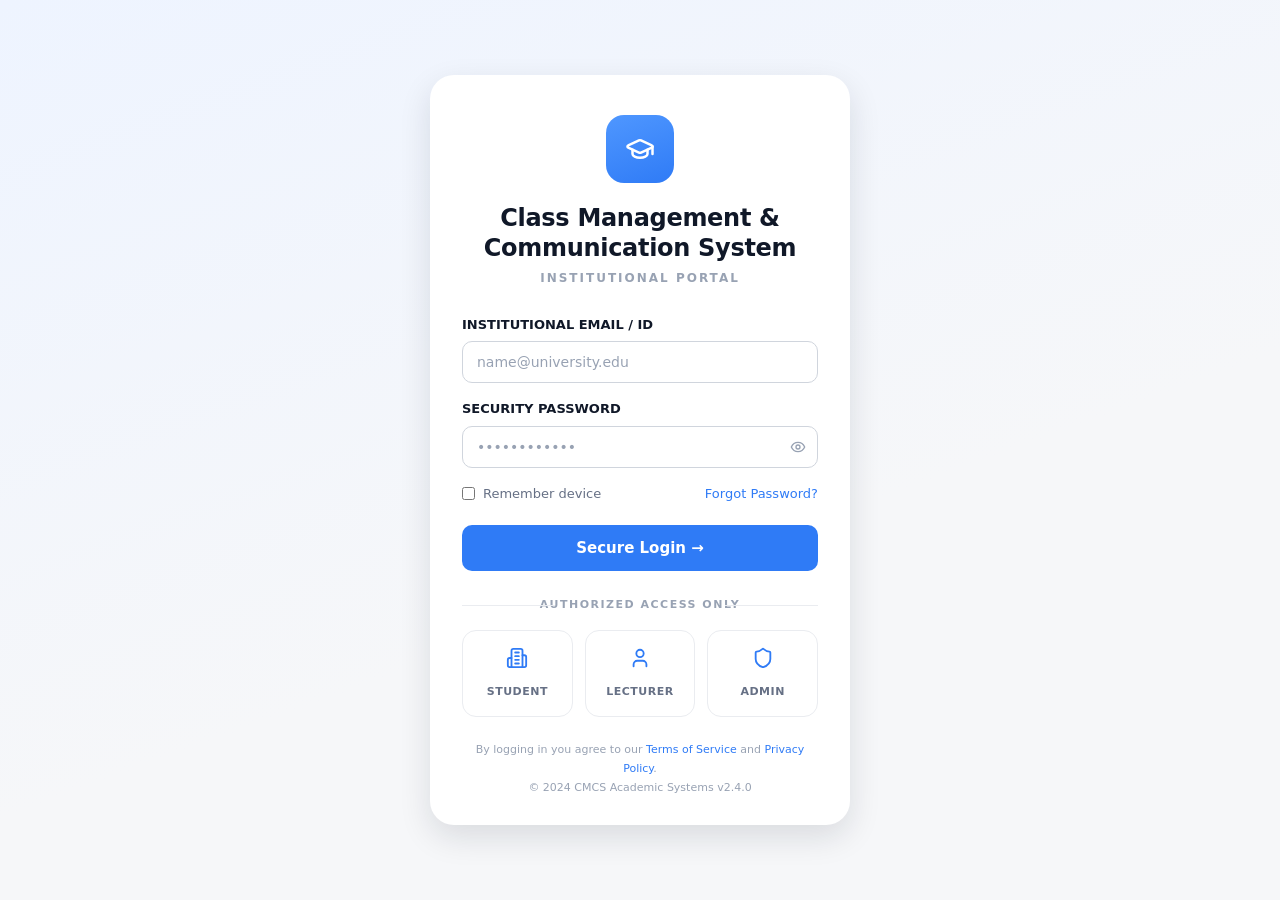
<file: index.html>
<!DOCTYPE html>
<html lang="en">
<head>
  <meta charset="UTF-8" />
  <meta name="viewport" content="width=device-width, initial-scale=1.0" />
  <title>CMCS — Institutional Portal</title>
  <link rel="stylesheet" href="css/styles.css" />
  <link rel="stylesheet" href="css/login.css" />
</head>
<body>
  <div class="login-page">
    <div class="login-card">
      <div class="brand-logo" data-icon="graduation-cap"></div>
      <h1 class="login-title">Class Management &amp;<br />Communication System</h1>
      <p class="login-subtitle">INSTITUTIONAL PORTAL</p>

      <form id="loginForm" novalidate>
        <div class="field">
          <label for="email">INSTITUTIONAL EMAIL / ID</label>
          <input class="input" type="email" id="email" placeholder="name@university.edu" autocomplete="username" />
        </div>

        <div class="field">
          <label for="password">SECURITY PASSWORD</label>
          <div class="password-wrap">
            <input class="input" type="password" id="password" placeholder="••••••••••••" autocomplete="current-password" />
            <button type="button" class="toggle-eye" id="togglePwd" aria-label="Show password" data-icon="eye"></button>
          </div>
        </div>

        <div class="login-row">
          <label><input type="checkbox" id="remember" /> Remember device</label>
          <a href="#" id="forgot">Forgot Password?</a>
        </div>

        <button type="submit" class="btn btn-primary btn-block" style="padding:14px;font-size:15px;">
          Secure Login →
        </button>
      </form>

      <p class="divider-text">AUTHORIZED ACCESS ONLY</p>

      <div class="role-grid" id="roleGrid">
        <div class="role-chip" data-role="student">
          <div class="role-icon" data-icon="building"></div>
          <span class="role-name">STUDENT</span>
        </div>
        <div class="role-chip" data-role="lecturer">
          <div class="role-icon" data-icon="user"></div>
          <span class="role-name">LECTURER</span>
        </div>
        <div class="role-chip" data-role="admin">
          <div class="role-icon" data-icon="shield"></div>
          <span class="role-name">ADMIN</span>
        </div>
      </div>

      <p class="login-foot">
        By logging in you agree to our <a href="#">Terms of Service</a> and <a href="#">Privacy Policy</a>.<br />
        © 2024 CMCS Academic Systems v2.4.0
      </p>
    </div>
  </div>

  <script src="js/storage.js"></script>
  <script src="js/seed.js"></script>
  <script src="js/util.js"></script>
  <script src="js/icons.js"></script>
  <script src="js/auth.js"></script>
  <script src="js/login.js"></script>
</body>
</html>
</file>
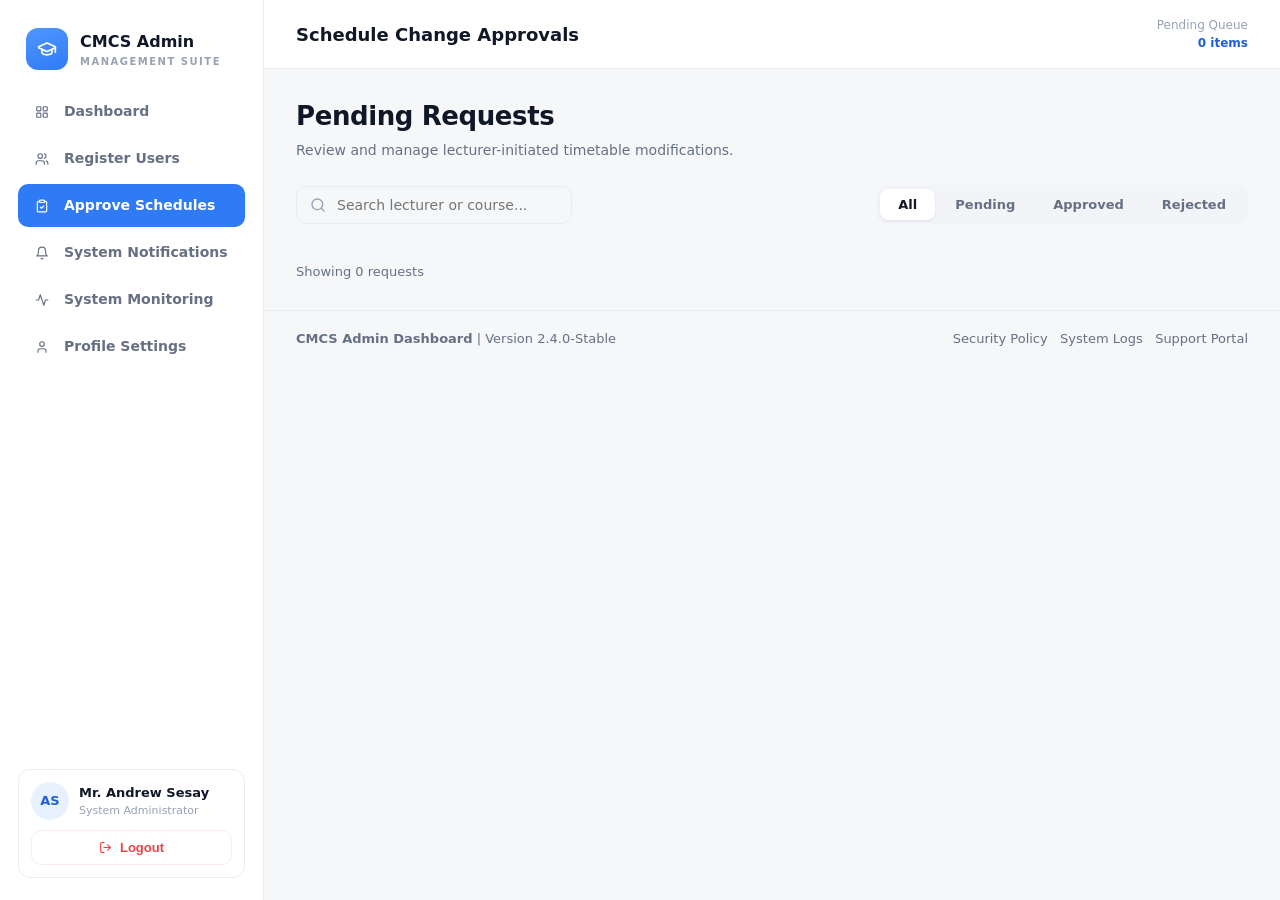
<file: admin-approvals.html>
<!DOCTYPE html>
<html lang="en">
<head>
  <meta charset="UTF-8" />
  <meta name="viewport" content="width=device-width, initial-scale=1.0" />
  <title>CMCS — Schedule Approvals</title>
  <link rel="stylesheet" href="css/styles.css" />
  <link rel="stylesheet" href="css/admin.css" />
  <link rel="stylesheet" href="css/approvals.css" />
</head>
<body>
  <div class="admin-layout">
    <!-- Sidebar -->
    <aside class="sidebar">
      <div class="sidebar-brand">
        <div class="logo" data-icon="graduation-cap"></div>
        <div>
          <div class="name">CMCS Admin</div>
          <div class="sub">MANAGEMENT SUITE</div>
        </div>
      </div>
      <ul class="nav">
        <li><a href="admin-dashboard.html"><span class="ic" data-icon="grid"></span> Dashboard</a></li>
        <li><a href="admin-users.html"><span class="ic" data-icon="users"></span> Register Users</a></li>
        <li><a href="admin-approvals.html" class="active"><span class="ic" data-icon="clipboard-check"></span> Approve Schedules</a></li>
        <li><a href="admin-dashboard.html"><span class="ic" data-icon="bell"></span> System Notifications</a></li>
        <li><a href="admin-dashboard.html"><span class="ic" data-icon="activity"></span> System Monitoring</a></li>
        <li><a href="admin-users.html"><span class="ic" data-icon="user"></span> Profile Settings</a></li>
      </ul>
      <div class="sidebar-user">
        <div class="row">
          <div class="avatar" id="sideAvatar">AS</div>
          <div>
            <div class="u-name" id="sideName">Mr. Andrew Sesay</div>
            <div class="u-role">System Administrator</div>
          </div>
        </div>
        <button class="logout-btn" id="logoutBtn"><span data-icon="log-out"></span> Logout</button>
      </div>
    </aside>

    <!-- Main -->
    <div class="main">
      <div class="topbar">
        <div>
          <div style="font-size:18px;font-weight:800;">Schedule Change Approvals</div>
        </div>
        <div class="spacer"></div>
        <div class="status">
          <div class="s-label">Pending Queue</div>
          <div class="s-val" style="color:var(--primary-dark)" id="queueCount">0 items</div>
        </div>
      </div>

      <div class="content">
        <div class="page-head">
          <div>
            <h1>Pending Requests</h1>
            <p>Review and manage lecturer-initiated timetable modifications.</p>
          </div>
        </div>

        <div class="req-toolbar">
          <div class="searchbox">
            <span class="search-ic" data-icon="search"></span>
            <input type="text" id="reqSearch" placeholder="Search lecturer or course..." />
          </div>
          <div class="spacer"></div>
          <div class="filter-tabs" id="statusFilter">
            <button class="active" data-status="all">All</button>
            <button data-status="pending">Pending</button>
            <button data-status="approved">Approved</button>
            <button data-status="rejected">Rejected</button>
          </div>
        </div>

        <div id="requestList"></div>

        <div class="dir-foot">
          <span id="reqCount">Showing 0 requests</span>
        </div>
      </div>

      <div class="footer">
        <span><b>CMCS Admin Dashboard</b> | Version 2.4.0-Stable</span>
        <span><a href="#">Security Policy</a> &nbsp; <a href="#">System Logs</a> &nbsp; <a href="#">Support Portal</a></span>
      </div>
    </div>
  </div>

  <script src="js/storage.js"></script>
  <script src="js/seed.js"></script>
  <script src="js/util.js"></script>
  <script src="js/icons.js"></script>
  <script src="js/auth.js"></script>
  <script src="js/admin-approvals.js"></script>
</body>
</html>
</file>
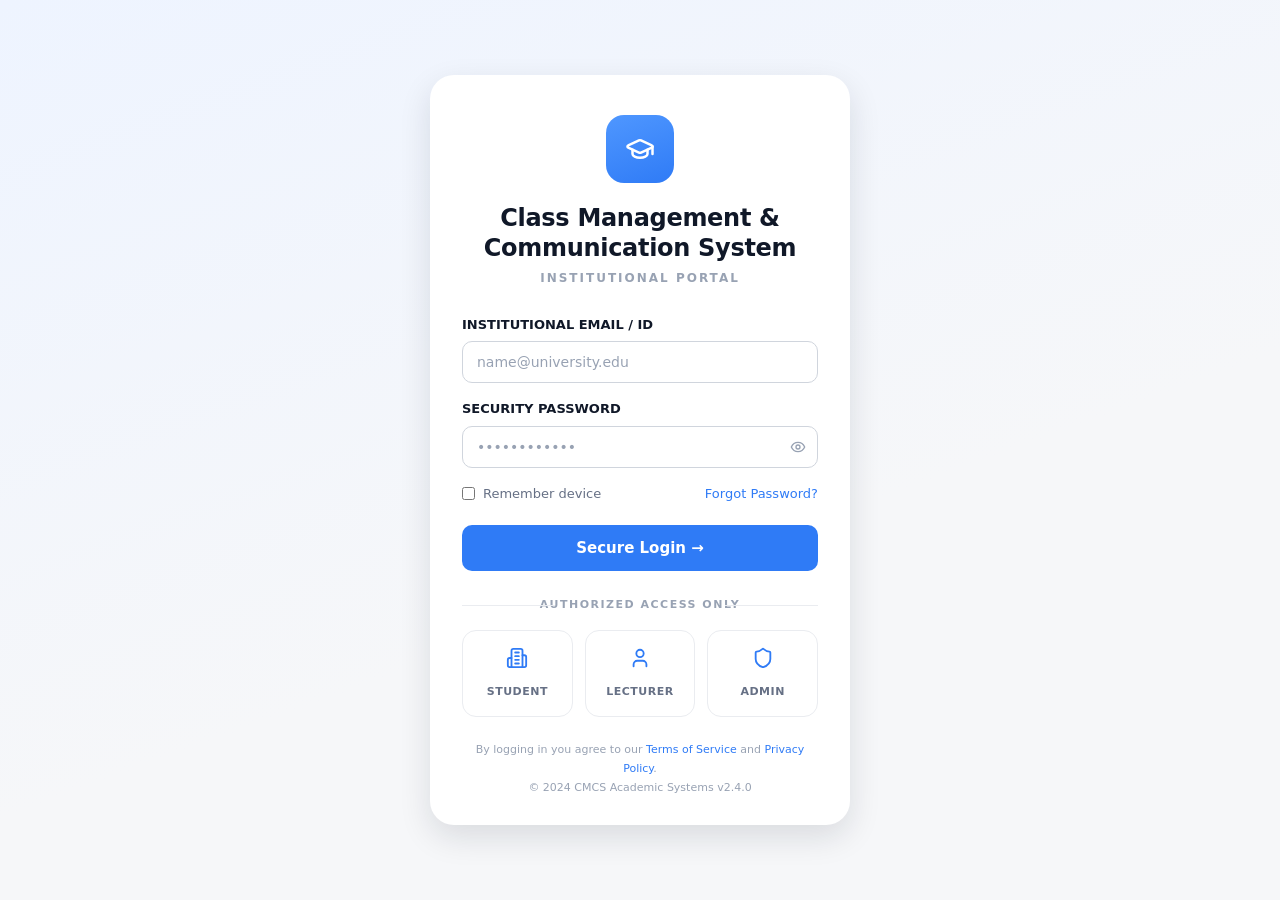
<file: admin-dashboard.html>
<!DOCTYPE html>
<html lang="en">
<head>
  <meta charset="UTF-8" />
  <meta name="viewport" content="width=device-width, initial-scale=1.0" />
  <title>CMCS — Admin Console</title>
  <link rel="stylesheet" href="css/styles.css" />
  <link rel="stylesheet" href="css/admin.css" />
</head>
<body>
  <div class="admin-layout">
    <!-- Sidebar -->
    <aside class="sidebar">
      <div class="sidebar-brand">
        <div class="logo" data-icon="graduation-cap"></div>
        <div>
          <div class="name">CMCS Admin</div>
          <div class="sub">MANAGEMENT SUITE</div>
        </div>
      </div>
      <ul class="nav">
        <li><a href="admin-dashboard.html" class="active"><span class="ic" data-icon="grid"></span> Dashboard</a></li>
        <li><a href="admin-users.html"><span class="ic" data-icon="users"></span> Register Users</a></li>
        <li><a href="admin-approvals.html"><span class="ic" data-icon="clipboard-check"></span> Approve Schedules</a></li>
        <li><a href="#" data-scroll="logs"><span class="ic" data-icon="bell"></span> System Notifications</a></li>
        <li><a href="#" data-scroll="health"><span class="ic" data-icon="activity"></span> System Monitoring</a></li>
        <li><a href="admin-users.html"><span class="ic" data-icon="user"></span> Profile Settings</a></li>
      </ul>
      <div class="sidebar-user">
        <div class="row">
          <div class="avatar" id="sideAvatar">AS</div>
          <div>
            <div class="u-name" id="sideName">Mr. Andrew Sesay</div>
            <div class="u-role">System Administrator</div>
          </div>
        </div>
        <button class="logout-btn" id="logoutBtn"><span data-icon="log-out"></span> Logout</button>
      </div>
    </aside>

    <!-- Main -->
    <div class="main">
      <div class="topbar">
        <div class="searchbox">
          <span class="search-ic" data-icon="search"></span>
          <input type="text" placeholder="Search users, courses, or schedules..." />
        </div>
        <div class="spacer"></div>
        <div class="status">
          <div class="s-label">Server Status</div>
          <div class="s-val">Operational</div>
        </div>
      </div>

      <div class="content">
        <div class="page-head">
          <div>
            <h1>Admin Console</h1>
            <p id="welcomeLine">Welcome back. Here's what's happening with the CMCS system today.</p>
          </div>
          <div class="actions">
            <button class="btn btn-outline" id="reportBtn"><span data-icon="arrow-up-right"></span> Generate Report</button>
            <a class="btn btn-primary" href="admin-users.html"><span data-icon="user-plus"></span> Register New User</a>
          </div>
        </div>

        <!-- Stats -->
        <div class="stat-grid">
          <div class="card stat-card">
            <div class="top"><div class="st-icon" data-icon="graduation-cap"></div><span class="st-tag pos">+2.4%</span></div>
            <div class="num" id="statStudents">0</div>
            <div class="lbl">Total Students</div>
          </div>
          <div class="card stat-card">
            <div class="top"><div class="st-icon" data-icon="users"></div><span class="st-tag pos">+12</span></div>
            <div class="num" id="statLecturers">0</div>
            <div class="lbl">Total Lecturers</div>
          </div>
          <div class="card stat-card">
            <div class="top"><div class="st-icon" data-icon="clock"></div><span class="st-tag">8 Active Now</span></div>
            <div class="num" id="statClasses">0</div>
            <div class="lbl">Classes Today</div>
          </div>
          <div class="card stat-card">
            <div class="top"><div class="st-icon" data-icon="check-circle"></div><span class="st-tag">High Priority</span></div>
            <div class="num" id="statApprovals">0</div>
            <div class="lbl">Pending Approvals</div>
          </div>
        </div>

        <!-- Analytics + approvals -->
        <div class="grid-2">
          <div class="card panel">
            <div class="panel-head">
              <div>
                <h3>Activity Analytics</h3>
                <p>Daily platform engagement metrics over the last week.</p>
              </div>
              <span class="badge badge-gray">Weekly</span>
            </div>
            <div class="chart-box">
              <canvas id="activityChart" width="700" height="300"></canvas>
            </div>
          </div>

          <div class="card panel" id="approvals">
            <div class="panel-head">
              <div>
                <h3>Pending Approvals</h3>
                <p>Schedule changes needing review.</p>
              </div>
              <a href="admin-approvals.html" class="link">View All</a>
            </div>
            <div id="approvalList"></div>
            <div class="backlog">
              <span id="backlogCount">Total backlog: 0 items</span>
              <span><span data-icon="zap"></span> 5 Urgent</span>
            </div>
          </div>
        </div>

        <!-- Health + logs -->
        <div class="grid-2">
          <div class="card panel" id="health">
            <div class="panel-head"><h3>System Health</h3><span data-icon="settings" class="muted"></span></div>
            <div class="health-row">
              <div class="hr-top"><span><span data-icon="cpu"></span> CPU Load</span><span>42%</span></div>
              <div class="progress"><span style="width:42%;background:var(--primary)"></span></div>
            </div>
            <div class="health-row">
              <div class="hr-top"><span><span data-icon="bar-chart"></span> Memory Usage</span><span>78%</span></div>
              <div class="progress"><span style="width:78%;background:var(--primary)"></span></div>
            </div>
            <div class="health-row">
              <div class="hr-top"><span><span data-icon="database"></span> DB Connectivity</span><span>99%</span></div>
              <div class="progress"><span style="width:99%;background:var(--danger)"></span></div>
            </div>
            <div class="health-foot">
              <span class="muted">Active Server Nodes</span>
              <span><b>4 / 4</b> Online</span>
            </div>
          </div>

          <div class="card panel" id="logs">
            <div class="panel-head"><h3>Recent System Logs</h3></div>
            <div style="overflow-x:auto">
              <table class="table">
                <thead>
                  <tr>
                    <th>Timestamp</th><th>Event Type</th><th>User / Process</th><th>Status</th><th>Action</th>
                  </tr>
                </thead>
                <tbody id="logBody"></tbody>
              </table>
            </div>
          </div>
        </div>
      </div>

      <div class="footer">
        <span>© 2024 Class Management &amp; Communication System (CMCS). Institutional Admin v4.2.1</span>
        <span><a href="#">Privacy Policy</a> &nbsp; <a href="#">System Support</a> &nbsp; <a href="#">Documentation</a></span>
      </div>
    </div>
  </div>

  <script src="js/storage.js"></script>
  <script src="js/seed.js"></script>
  <script src="js/util.js"></script>
  <script src="js/icons.js"></script>
  <script src="js/auth.js"></script>
  <script src="js/admin-dashboard.js"></script>
</body>
</html>
</file>
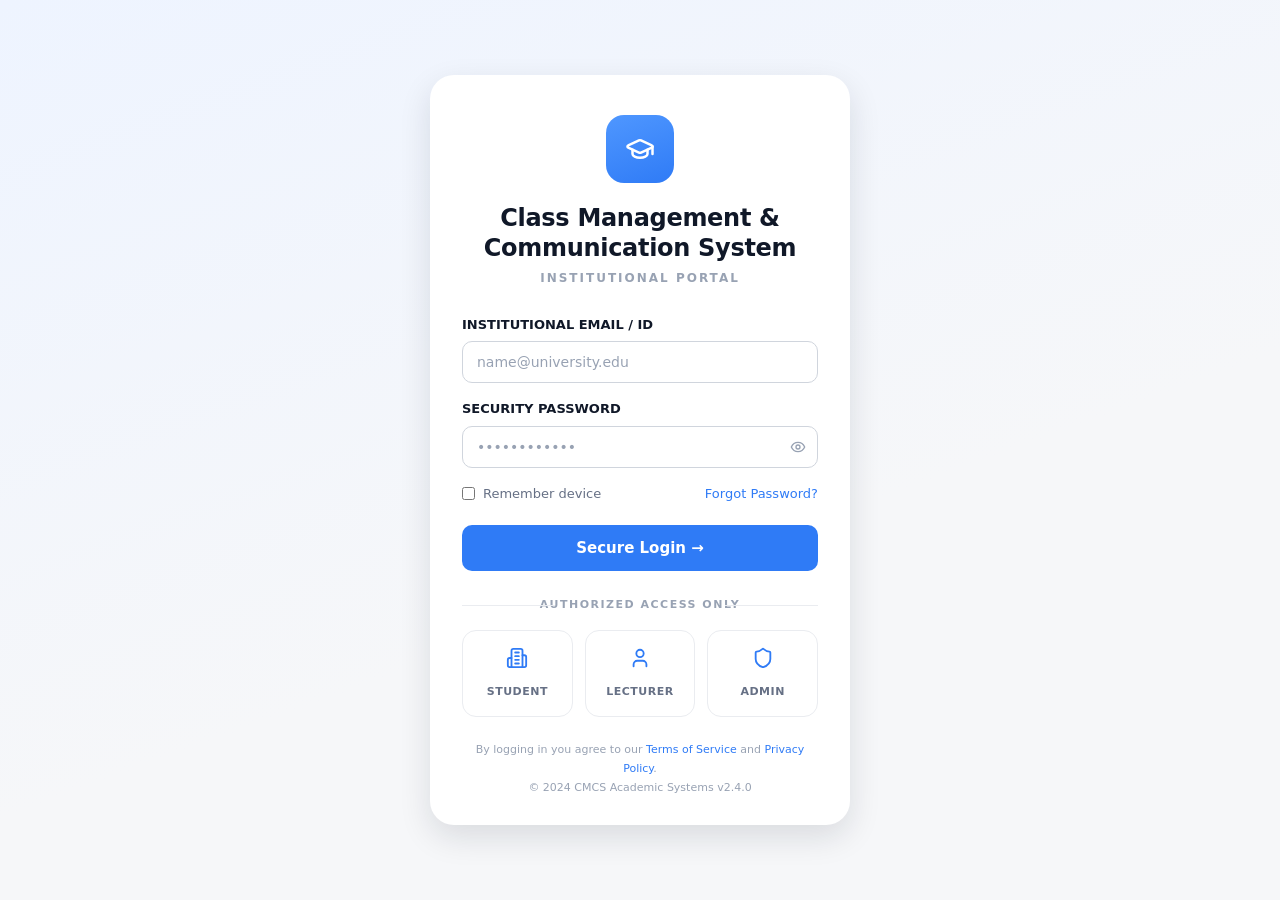
<file: admin-users.html>
<!DOCTYPE html>
<html lang="en">
<head>
  <meta charset="UTF-8" />
  <meta name="viewport" content="width=device-width, initial-scale=1.0" />
  <title>CMCS — User Management</title>
  <link rel="stylesheet" href="css/styles.css" />
  <link rel="stylesheet" href="css/admin.css" />
</head>
<body>
  <div class="admin-layout">
    <!-- Sidebar -->
    <aside class="sidebar">
      <div class="sidebar-brand">
        <div class="logo" data-icon="graduation-cap"></div>
        <div>
          <div class="name">CMCS Admin</div>
          <div class="sub">MANAGEMENT SUITE</div>
        </div>
      </div>
      <ul class="nav">
        <li><a href="admin-dashboard.html"><span class="ic" data-icon="grid"></span> Dashboard</a></li>
        <li><a href="admin-users.html" class="active"><span class="ic" data-icon="users"></span> Register Users</a></li>
        <li><a href="admin-approvals.html"><span class="ic" data-icon="clipboard-check"></span> Approve Schedules</a></li>
        <li><a href="admin-dashboard.html"><span class="ic" data-icon="bell"></span> System Notifications</a></li>
        <li><a href="admin-dashboard.html"><span class="ic" data-icon="activity"></span> System Monitoring</a></li>
        <li><a href="admin-users.html"><span class="ic" data-icon="user"></span> Profile Settings</a></li>
      </ul>
      <div class="sidebar-user">
        <div class="row">
          <div class="avatar" id="sideAvatar">AS</div>
          <div>
            <div class="u-name" id="sideName">Mr. Andrew Sesay</div>
            <div class="u-role">System Administrator</div>
          </div>
        </div>
        <button class="logout-btn" id="logoutBtn"><span data-icon="log-out"></span> Logout</button>
      </div>
    </aside>

    <!-- Main -->
    <div class="main">
      <div class="topbar">
        <a href="admin-dashboard.html" class="btn btn-outline" style="padding:8px 14px;"><span data-icon="chevron-right" style="transform:rotate(180deg)"></span> Back</a>
        <div>
          <div style="font-size:18px;font-weight:800;">User Management</div>
        </div>
        <div class="spacer"></div>
        <div class="status">
          <div class="s-label">Admin Panel</div>
          <div class="s-val" style="color:var(--primary-dark)">MASTER CONTROL</div>
        </div>
      </div>

      <div class="content">
        <div class="um-grid">
          <!-- Register form -->
          <div>
            <div style="display:flex;align-items:center;gap:10px;margin-bottom:6px;">
              <span style="font-size:22px;color:var(--primary)" data-icon="user-plus"></span>
              <h2 style="font-size:22px;font-weight:800;">Register New Account</h2>
            </div>
            <p class="muted" style="margin-bottom:18px;">Provision new digital identities for students and faculty members.</p>

            <div class="card panel">
              <h3 style="font-size:17px;font-weight:800;">User Details</h3>
              <p class="muted" style="font-size:13px;margin:2px 0 18px;">Enter the personal and academic information of the user.</p>

              <form id="registerForm" novalidate>
                <div class="field">
                  <label for="fullName">Full Name</label>
                  <input class="input" type="text" id="fullName" placeholder="e.g. Dr. Sarah Jenkins or John Doe" />
                </div>
                <div class="field">
                  <label for="regEmail">Institutional Email</label>
                  <input class="input" type="email" id="regEmail" placeholder="name@university.edu" />
                </div>
                <div class="form-2col">
                  <div class="field">
                    <label for="regRole">User Role</label>
                    <select class="select" id="regRole">
                      <option value="student">Student</option>
                      <option value="lecturer">Lecturer</option>
                      <option value="admin">Admin</option>
                    </select>
                  </div>
                  <div class="field">
                    <label for="regMajor">Major / Department</label>
                    <input class="input" type="text" id="regMajor" placeholder="Computer Science" />
                  </div>
                </div>
                <label class="checkbox-row">
                  <input type="checkbox" id="autoGen" checked />
                  Auto-generate secure password and email credentials
                </label>
                <button type="submit" class="btn btn-primary btn-block" style="padding:13px;">
                  <span data-icon="user-plus"></span> Complete Registration
                </button>
              </form>
            </div>

            <div class="guidelines">
              <h4><span data-icon="book-open"></span> Registration Guidelines</h4>
              <ul>
                <li>Passwords must be reset upon first system login for all new users.</li>
                <li>Institutional emails are verified against the central domain registry.</li>
                <li>Role permissions are inherited automatically based on selection.</li>
              </ul>
            </div>
          </div>

          <!-- Directory -->
          <div>
            <div style="display:flex;align-items:center;gap:10px;margin-bottom:6px;">
              <span style="font-size:22px;color:var(--primary)" data-icon="search"></span>
              <h2 style="font-size:22px;font-weight:800;">User Directory</h2>
            </div>
            <p class="muted" style="margin-bottom:18px;">Browse, filter, and manage existing system accounts across all roles.</p>

            <div class="card panel">
              <div class="dir-toolbar">
                <div class="searchbox">
                  <span class="search-ic" data-icon="search"></span>
                  <input type="text" id="dirSearch" placeholder="Search name, ID or email..." />
                </div>
                <div class="seg" id="roleFilter">
                  <button class="active" data-role="all">All</button>
                  <button data-role="student">Students</button>
                  <button data-role="lecturer">Lecturers</button>
                </div>
              </div>

              <div class="user-row" style="font-size:11px;text-transform:uppercase;letter-spacing:0.5px;color:var(--text-soft);font-weight:600;">
                <span>User Profile</span><span>Role &amp; ID</span><span>Department/Course</span><span>Actions</span>
              </div>

              <div id="userList"></div>

              <div class="dir-foot">
                <span id="dirCount">Showing 0 users</span>
                <div class="pager">
                  <button class="btn btn-outline" style="padding:7px 14px;">Previous</button>
                  <button class="btn btn-outline" style="padding:7px 14px;">Next</button>
                </div>
              </div>
            </div>
          </div>
        </div>
      </div>

      <div class="footer">
        <span><b>CMCS Admin Dashboard</b> | Version 2.4.0-Stable</span>
        <span><a href="#">Security Policy</a> &nbsp; <a href="#">System Logs</a> &nbsp; <a href="#">Support Portal</a></span>
      </div>
    </div>
  </div>

  <script src="js/storage.js"></script>
  <script src="js/seed.js"></script>
  <script src="js/util.js"></script>
  <script src="js/icons.js"></script>
  <script src="js/auth.js"></script>
  <script src="js/admin-users.js"></script>
</body>
</html>
</file>
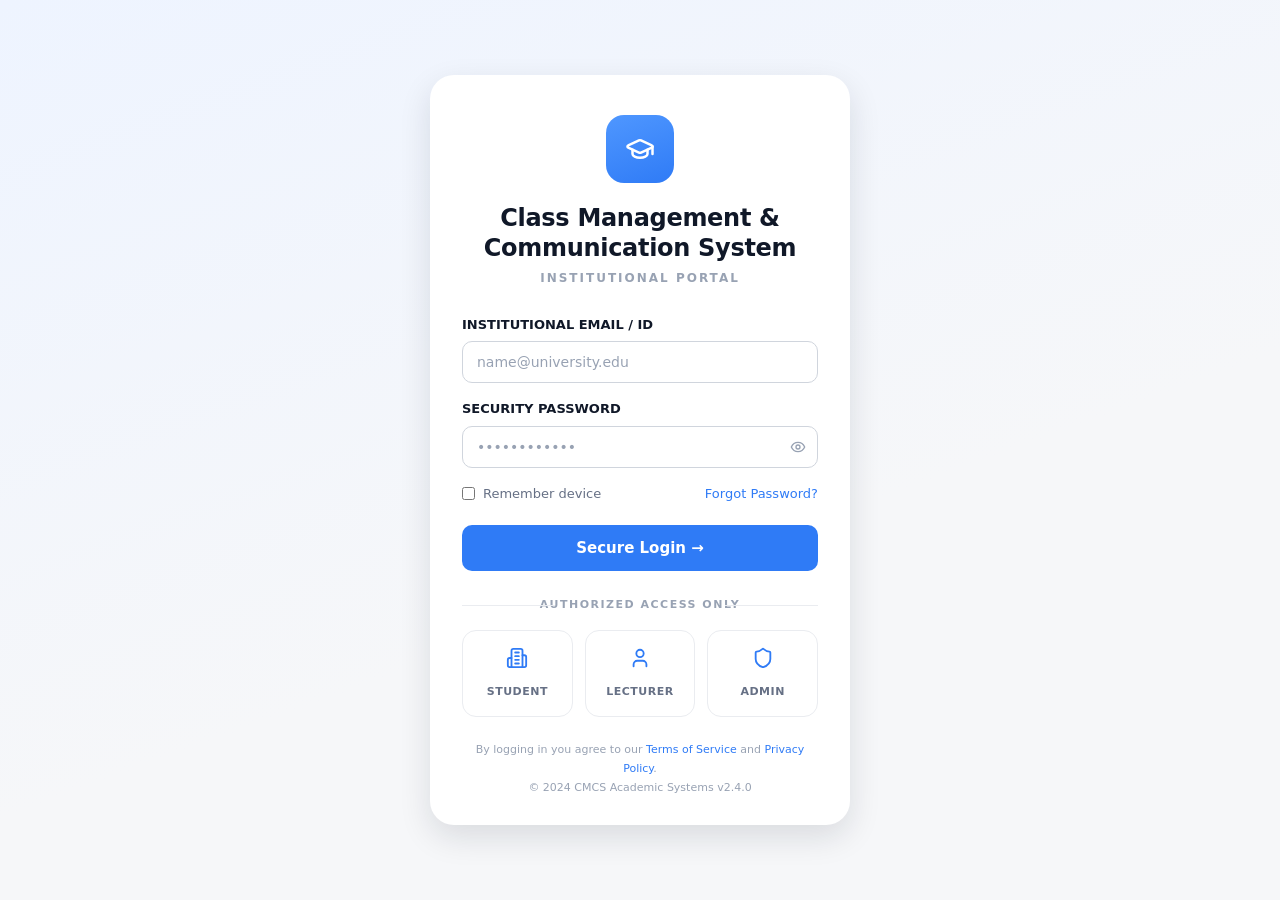
<file: lecturer-attendance.html>
<!DOCTYPE html>
<html lang="en">
<head>
  <meta charset="UTF-8" />
  <meta name="viewport" content="width=device-width, initial-scale=1.0" />
  <title>CMCS — Attendance</title>
  <link rel="stylesheet" href="css/styles.css" />
  <link rel="stylesheet" href="css/mobile.css" />
  <link rel="stylesheet" href="css/lecturer-pages.css" />
</head>
<body>
  <div class="phone-bg">
    <div class="phone">
      <div class="status-bar">
        <span id="clock">9:41</span>
        <span class="icons">
          <span data-icon="signal"></span>
          <span data-icon="wifi"></span>
          <span data-icon="battery"></span>
        </span>
      </div>

      <div class="sub-header">
        <button class="back" onclick="location.href='lecturer-dashboard.html'" data-icon="chevron-left" aria-label="Back"></button>
        <h1 id="pageTitle">CS101 Attendance</h1>
        <div class="h-actions">
          <span class="notif-dot" data-icon="bell"></span>
          <span data-icon="user-circle"></span>
        </div>
      </div>

      <div class="app-body">
        <div class="att-course">
          <div class="ac-top">
            <div>
              <h2 id="courseName">Computer Science 300</h2>
              <div class="loc"><span data-icon="map-pin"></span> <span id="courseRoom">Lecture Hall B-12</span></div>
            </div>
            <span class="count-badge"><span data-icon="users"></span> <span id="markedCount">0/0</span></span>
          </div>
        </div>

        <div class="meta-cards">
          <div class="meta-card">
            <div class="m-ic" data-icon="calendar"></div>
            <div>
              <div class="m-label">DATE</div>
              <div class="m-val" id="todayDate">Feb 17, 2026</div>
            </div>
          </div>
          <div class="meta-card">
            <div class="m-ic" data-icon="clock"></div>
            <div>
              <div class="m-label">SESSION START</div>
              <div class="m-val" id="sessionStart">01:40 PM</div>
            </div>
          </div>
        </div>

        <div class="search-row">
          <div class="m-search">
            <span class="s-ic" data-icon="search"></span>
            <input type="text" id="studentSearch" placeholder="Search students..." />
          </div>
          <div class="icon-square" title="Filter"><span data-icon="settings"></span></div>
        </div>

        <div class="roster-head">
          <span id="rosterLabel">Student Roster (0)</span>
          <span>Status</span>
        </div>
        <div class="roster" id="roster"></div>
      </div>

      <div class="att-footer">
        <div class="progress-row">
          <span id="progressLabel">0 of 0 Marked</span>
          <span></span>
        </div>
        <div class="pbar"><span id="pbarFill" style="width:0%"></span></div>
        <button class="btn btn-primary btn-block" id="markAllBtn" style="margin-top:12px;padding:14px;">
          Mark All Students
        </button>
      </div>
    </div>
  </div>

  <script src="js/storage.js"></script>
  <script src="js/seed.js"></script>
  <script src="js/util.js"></script>
  <script src="js/icons.js"></script>
  <script src="js/auth.js"></script>
  <script src="js/lecturer-attendance.js"></script>
</body>
</html>
</file>
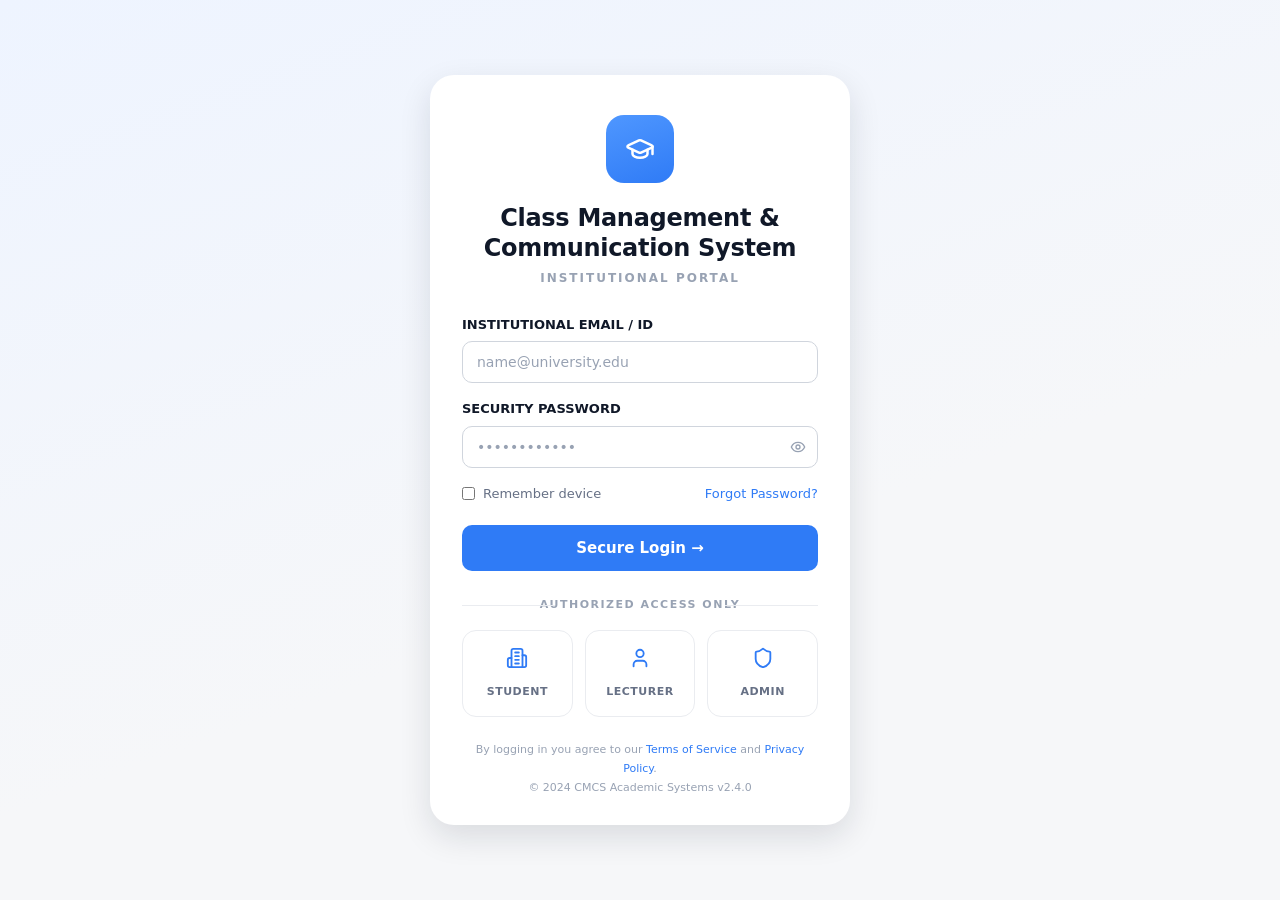
<file: lecturer-broadcast.html>
<!DOCTYPE html>
<html lang="en">
<head>
  <meta charset="UTF-8" />
  <meta name="viewport" content="width=device-width, initial-scale=1.0" />
  <title>CMCS — Broadcast</title>
  <link rel="stylesheet" href="css/styles.css" />
  <link rel="stylesheet" href="css/mobile.css" />
  <link rel="stylesheet" href="css/lecturer-pages.css" />
</head>
<body>
  <div class="phone-bg">
    <div class="phone">
      <div class="status-bar">
        <span id="clock">9:41</span>
        <span class="icons">
          <span data-icon="signal"></span>
          <span data-icon="wifi"></span>
          <span data-icon="battery"></span>
        </span>
      </div>

      <div class="sub-header">
        <button class="back" onclick="location.href='lecturer-dashboard.html'" data-icon="chevron-left" aria-label="Back"></button>
        <h1>Broadcast</h1>
        <div class="h-actions">
          <button class="btn btn-primary" id="sendBtn" style="padding:9px 16px;">Send <span data-icon="send"></span></button>
        </div>
      </div>

      <div class="app-body">
        <!-- Step 1 -->
        <div class="step-title"><span class="step-num">1</span> Compose Message</div>

        <div class="audience-label">
          <span>Target Audience</span>
          <span class="a-count" id="groupCount">0 groups selected</span>
        </div>
        <div class="chips" id="chips"></div>

        <div class="field" style="margin-top:16px;">
          <label for="subject">Subject</label>
          <input class="input" type="text" id="subject" placeholder="e.g. Schedule Update for Midterms" />
        </div>

        <!-- Step 2 -->
        <div class="step-title"><span class="step-num">2</span> Content &amp; Media</div>
        <div class="editor">
          <div class="editor-tools">
            <button title="Bold" data-icon="bold"></button>
            <button title="Italic" data-icon="italic"></button>
            <button title="List" data-icon="list"></button>
            <span class="sep"></span>
            <button title="Link" data-icon="link"></button>
            <button title="Image" data-icon="image"></button>
            <button title="Tag" data-icon="hash"></button>
          </div>
          <textarea id="messageBody" placeholder="Write your announcement details here..."></textarea>
          <div class="char-count"><span id="charCount">0</span> characters</div>
        </div>

        <div style="display:flex;align-items:center;gap:8px;margin:16px 0 10px;font-size:13px;font-weight:600;color:var(--text-muted);">
          <span data-icon="paperclip"></span> Attachments
        </div>
        <div class="attach-list" id="attachList"></div>

        <!-- Step 3 -->
        <div class="step-title"><span class="step-num">3</span> Final Review</div>
        <div class="collapse-row" id="advToggle">
          <span>Advanced Sending Options</span>
          <span data-icon="chevron-down" id="advChevron"></span>
        </div>
        <div id="advOptions">
          <div class="review-toggle checked" data-opt="push">
            <div class="cbox" data-icon="check"></div>
            <div>
              <div class="rt-title">Push Notifications</div>
              <div class="rt-sub">Notify students instantly via mobile alert.</div>
            </div>
          </div>
          <div class="review-toggle" data-opt="email">
            <div class="cbox" data-icon="check"></div>
            <div>
              <div class="rt-title">Email Mirroring</div>
              <div class="rt-sub">Send a copy to registered student emails.</div>
            </div>
          </div>
        </div>

        <!-- Live preview -->
        <div class="preview-card">
          <div class="preview-head">
            <span class="ph-title"><span data-icon="eye"></span> Live Student Preview</span>
            <span class="badge badge-gray">Draft</span>
          </div>
          <div class="preview-inner">
            <div class="pi-top">
              <div class="avatar" id="prevAvatar">EL</div>
              <div>
                <div class="pi-name" id="prevName">Eng. Lukeman</div>
                <div class="pi-meta">Computer Science Dept • Just now</div>
              </div>
              <span class="spacer"></span>
              <span data-icon="more-vertical" class="muted"></span>
            </div>
            <div class="pi-subject" id="prevSubject">Upcoming Midterm Examination Details</div>
            <div class="pi-body" id="prevBody">Please note that the midterm for CS302 has been rescheduled to next Friday. All students...</div>
            <div class="pi-files" id="prevFiles"><span data-icon="paperclip"></span> <span id="prevFileCount">2</span> Files Attached</div>
          </div>
        </div>
      </div>

      <div class="autosave">
        <span data-icon="check-circle"></span> Draft saved automatically at <span id="saveTime">10:45 AM</span>
      </div>
    </div>
  </div>

  <script src="js/storage.js"></script>
  <script src="js/seed.js"></script>
  <script src="js/util.js"></script>
  <script src="js/icons.js"></script>
  <script src="js/auth.js"></script>
  <script src="js/lecturer-broadcast.js"></script>
</body>
</html>
</file>
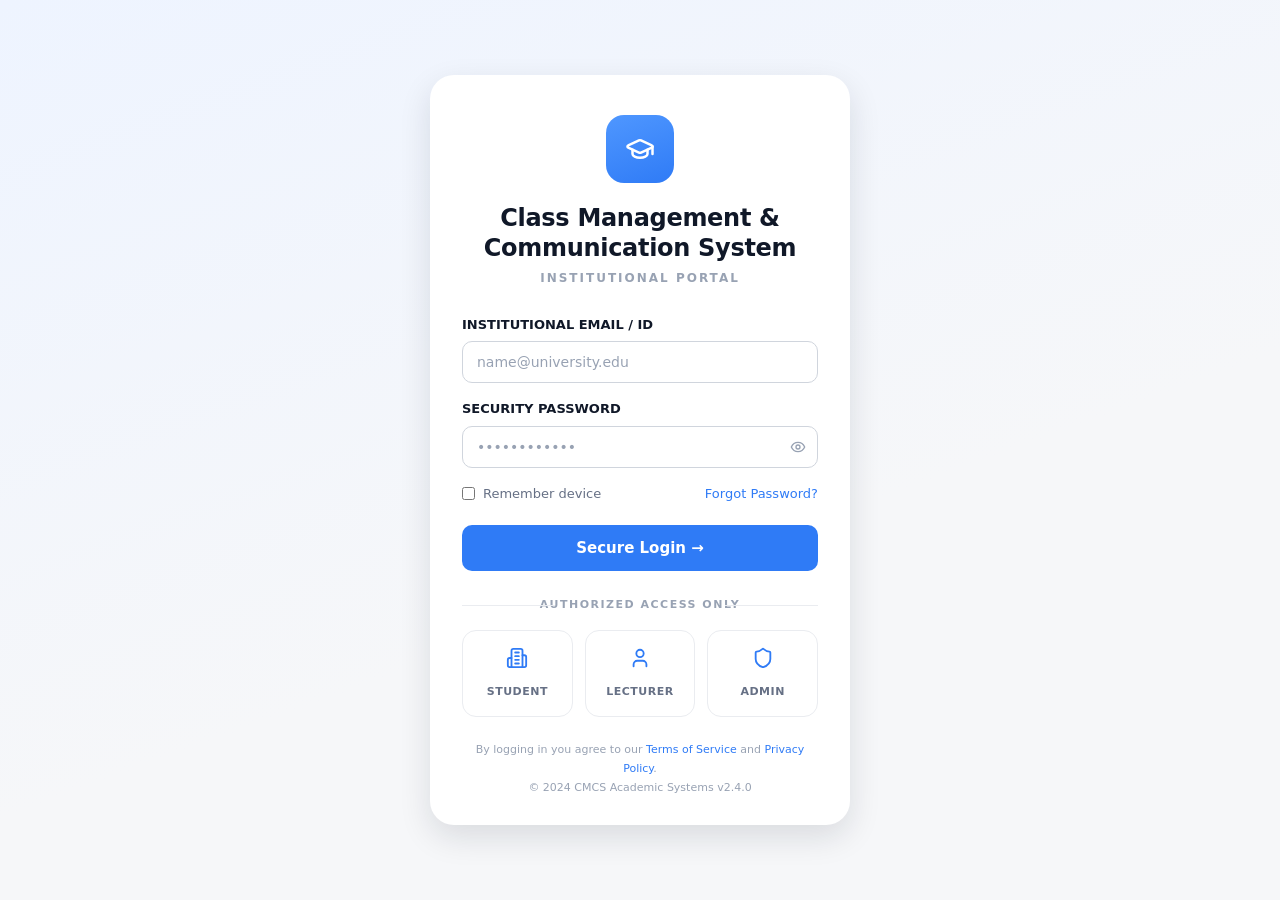
<file: lecturer-dashboard.html>
<!DOCTYPE html>
<html lang="en">
<head>
  <meta charset="UTF-8" />
  <meta name="viewport" content="width=device-width, initial-scale=1.0" />
  <title>CMCS — Lecturer Hub</title>
  <link rel="stylesheet" href="css/styles.css" />
  <link rel="stylesheet" href="css/mobile.css" />
</head>
<body>
  <div class="phone-bg">
    <div class="phone">
      <div class="status-bar">
        <span id="clock">9:41</span>
        <span class="icons">
          <span data-icon="signal"></span>
          <span data-icon="wifi"></span>
          <span data-icon="battery"></span>
        </span>
      </div>

      <div class="app-header">
        <div class="app-logo" data-icon="graduation-cap"></div>
        <div class="app-title">Lecturer Hub</div>
        <div class="header-right">
          <span class="notif-dot" data-icon="bell"></span>
          <div class="avatar" id="hdrAvatar">EL</div>
        </div>
      </div>

      <div class="app-body">
        <div class="greet">
          <h1 id="greetName">Hello, Eng. Lukeman</h1>
          <p id="greetSub">You have 2 classes left for today.</p>
        </div>

        <div class="app-grid">
          <!-- stats + actions sidebar (right on desktop, top on mobile) -->
          <div class="app-col-side">
            <div class="stat-pair" style="margin-top:0">
              <div class="mini-card">
                <div class="mc-top"><div class="mc-ic" data-icon="book-open"></div><span class="mc-tag">ACTIVE</span></div>
                <div class="mc-num" id="todayCount">04</div>
                <div class="mc-lbl">Today's Classes</div>
              </div>
              <div class="mini-card urgent">
                <div class="mc-top"><div class="mc-ic" style="background:#ffe6e6;color:var(--danger)" data-icon="alert-triangle"></div><span class="mc-tag red">URGENT</span></div>
                <div class="mc-num">02</div>
                <div class="mc-lbl">Pending Attendance</div>
              </div>
            </div>

            <div class="section-title">Quick Actions</div>
            <div class="quick-actions">
              <div class="qa" data-action="attendance"><div class="qa-ic" data-icon="check-square"></div><span class="qa-lbl">Attendance</span></div>
              <div class="qa active-bg" data-action="schedule"><div class="qa-ic" data-icon="calendar-plus"></div><span class="qa-lbl">New Schedule</span></div>
              <div class="qa" data-action="announce"><div class="qa-ic" data-icon="megaphone"></div><span class="qa-lbl">Announcement</span></div>
            </div>
          </div>

          <!-- main column (left on desktop) -->
          <div class="app-col-main">
            <div class="sched-card" style="margin-top:22px;">
              <div class="sc-head">
                <span data-icon="clock"></span>
                <h3>Today's Schedule</h3>
                <a href="#" class="spacer" style="text-align:right;font-size:13px;font-weight:600;">View All ›</a>
              </div>
              <div id="schedList"></div>
            </div>

            <div class="row-between">
              <div class="section-title">Recent Broadcasts</div>
              <a href="#" id="manageAll">Manage All</a>
            </div>
            <div id="broadcastList"></div>
          </div>
        </div>
      </div>

      <nav class="bottom-nav">
        <a href="lecturer-dashboard.html" class="active"><span class="bn-ic" data-icon="home"></span>Home</a>
        <a href="#" data-action="schedule"><span class="bn-ic" data-icon="calendar"></span>Schedule</a>
        <a href="#" data-action="attendance"><span class="bn-ic" data-icon="check-square"></span>Marking</a>
        <a href="#" data-action="announce"><span class="bn-ic" data-icon="megaphone"></span>Broadcast</a>
        <a href="#" id="navLogout"><span class="bn-ic" data-icon="log-out"></span>Logout</a>
      </nav>
    </div>
  </div>

  <script src="js/storage.js"></script>
  <script src="js/seed.js"></script>
  <script src="js/util.js"></script>
  <script src="js/icons.js"></script>
  <script src="js/auth.js"></script>
  <script src="js/lecturer.js"></script>
</body>
</html>
</file>
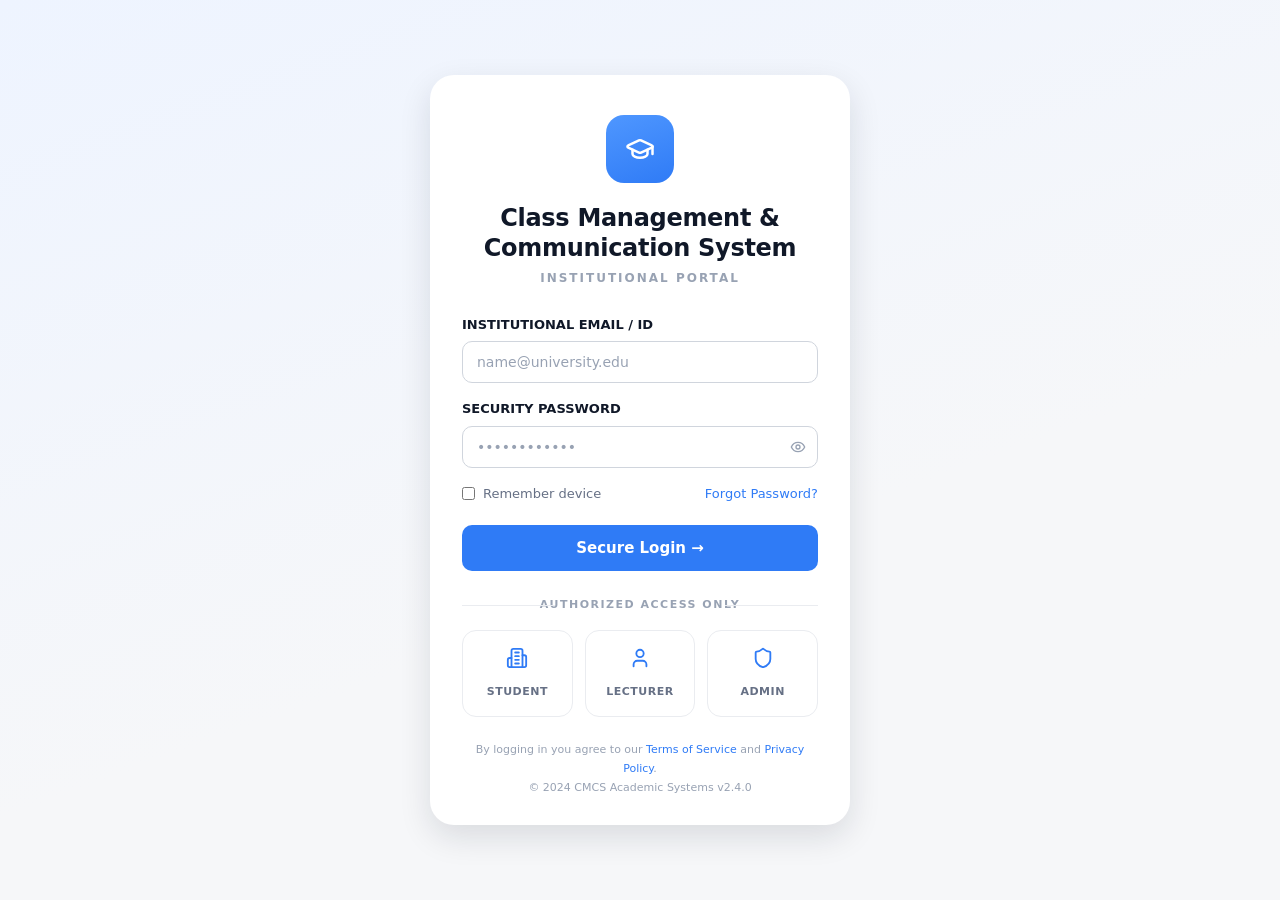
<file: lecturer-schedule.html>
<!DOCTYPE html>
<html lang="en">
<head>
  <meta charset="UTF-8" />
  <meta name="viewport" content="width=device-width, initial-scale=1.0" />
  <title>CMCS — Set Class</title>
  <link rel="stylesheet" href="css/styles.css" />
  <link rel="stylesheet" href="css/mobile.css" />
  <link rel="stylesheet" href="css/lecturer-pages.css" />
</head>
<body>
  <div class="phone-bg">
    <div class="phone">
      <div class="status-bar">
        <span id="clock">9:41</span>
        <span class="icons">
          <span data-icon="signal"></span>
          <span data-icon="wifi"></span>
          <span data-icon="battery"></span>
        </span>
      </div>

      <div class="sub-header">
        <button class="back" onclick="location.href='lecturer-dashboard.html'" data-icon="chevron-left" aria-label="Back"></button>
        <h1>Set Class</h1>
        <div class="h-actions">
          <span class="link-action" id="saveTop">Save</span>
        </div>
      </div>

      <div class="app-body">
        <div class="warn-banner" id="warnBanner">
          <span class="w-ic" data-icon="alert-circle"></span>
          <span>Overlapping slot detected at 10:15 AM</span>
          <span class="w-close" id="warnClose" data-icon="x"></span>
        </div>

        <!-- Course + room -->
        <div class="form-card">
          <div class="fc-title"><span data-icon="book-open"></span> Select Course</div>
          <div class="select-row" id="courseRow">
            <span id="courseText">CS-302: Advanced Algorithms</span>
            <span data-icon="chevron-right" class="muted"></span>
          </div>
          <div class="field" style="margin-top:16px;margin-bottom:0;">
            <label for="roomNo"><span data-icon="map-pin"></span> Room Number</label>
            <input class="input" type="text" id="roomNo" value="Lab 402-B" />
          </div>
          <div class="hint"><span data-icon="alert-circle"></span> Check availability for shared lab spaces.</div>
        </div>

        <!-- Calendar -->
        <div class="form-card">
          <div class="fc-title"><span data-icon="calendar"></span> Schedule Date</div>
          <div class="cal-head">
            <div class="cal-title" id="calTitle">Month YYYY</div>
            <div class="cal-nav">
              <button id="calPrev" data-icon="chevron-left" aria-label="Previous month"></button>
              <button id="calNext" data-icon="chevron-right" aria-label="Next month"></button>
            </div>
          </div>
          <div class="cal-grid" id="calGrid"></div>
        </div>

        <!-- Time slots -->
        <div class="form-card">
          <div class="fc-title" style="justify-content:space-between;">
            <span style="display:flex;align-items:center;gap:9px;"><span data-icon="clock"></span> Time Slot</span>
            <span style="font-size:12px;font-weight:500;color:var(--text-soft);">Standard 90m slot</span>
          </div>
          <div class="slots" id="slots">
            <div class="slot-opt" data-slot="08:30 AM - 10:00 AM">
              <div class="so-top"><span data-icon="clock"></span><span class="radio"></span></div>
              <div class="so-time">08:30 AM</div>
              <div class="so-sub">to 10:00 AM</div>
            </div>
            <div class="slot-opt conflict" data-slot="10:15 AM - 11:45 AM">
              <div class="so-top"><span data-icon="clock"></span><span class="badge badge-red">Conflict</span></div>
              <div class="so-time">10:15 AM</div>
              <div class="so-sub">to 11:45 AM</div>
            </div>
            <div class="slot-opt selected" data-slot="01:00 PM - 02:30 PM">
              <div class="so-top"><span data-icon="clock"></span><span class="radio"></span></div>
              <div class="so-time">01:00 PM</div>
              <div class="so-sub">to 02:30 PM</div>
            </div>
            <div class="slot-opt" data-slot="02:45 PM - 04:15 PM">
              <div class="so-top"><span data-icon="clock"></span><span class="radio"></span></div>
              <div class="so-time">02:45 PM</div>
              <div class="so-sub">to 04:15 PM</div>
            </div>
          </div>

          <div class="recur">
            <div>
              <div class="r-title">Weekly Recurrence</div>
              <div class="r-sub" id="recurSub">Repeat every week for 12 weeks</div>
            </div>
            <label class="switch">
              <input type="checkbox" id="recurToggle" checked />
              <span class="track"></span>
            </label>
          </div>
        </div>
      </div>

      <div class="form-actions">
        <button class="btn btn-outline" onclick="location.href='lecturer-dashboard.html'">Cancel</button>
        <button class="btn btn-primary" id="confirmBtn">Confirm Schedule</button>
      </div>
    </div>
  </div>

  <script src="js/storage.js"></script>
  <script src="js/seed.js"></script>
  <script src="js/util.js"></script>
  <script src="js/icons.js"></script>
  <script src="js/auth.js"></script>
  <script src="js/lecturer-schedule.js"></script>
</body>
</html>
</file>
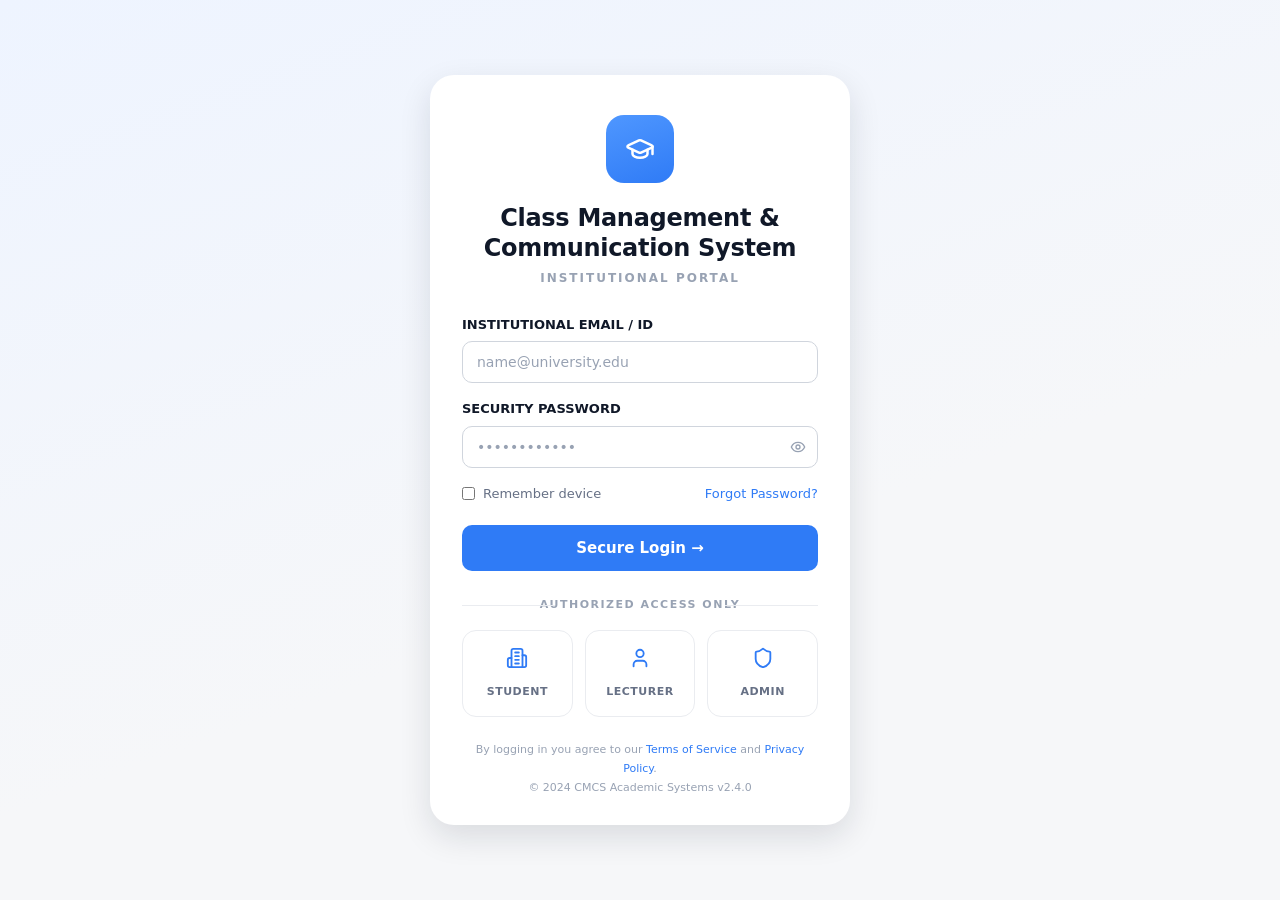
<file: student-records.html>
<!DOCTYPE html>
<html lang="en">
<head>
  <meta charset="UTF-8" />
  <meta name="viewport" content="width=device-width, initial-scale=1.0" />
  <title>CMCS — Attendance Records</title>
  <link rel="stylesheet" href="css/styles.css" />
  <link rel="stylesheet" href="css/mobile.css" />
  <link rel="stylesheet" href="css/student-pages.css" />
</head>
<body>
  <div class="phone-bg">
    <div class="phone">
      <div class="status-bar">
        <span id="clock">9:41</span>
        <span class="icons">
          <span data-icon="signal"></span>
          <span data-icon="wifi"></span>
          <span data-icon="battery"></span>
        </span>
      </div>

      <div class="s-header">
        <button class="back" onclick="location.href='student-dashboard.html'" data-icon="chevron-left" aria-label="Back"></button>
        <h1>Attendance Records</h1>
        <div class="h-actions">
          <span class="notif-dot" data-icon="bell"></span>
          <span data-icon="user-circle"></span>
        </div>
      </div>

      <div class="app-body">
        <div class="progress-card">
          <div class="pc-head">
            <div>
              <h2>Monthly Progress</h2>
              <div class="pc-sub">Academic Year 2023-24</div>
            </div>
            <span class="overall" id="overallPct">88% Overall</span>
          </div>
          <div class="chart-wrap">
            <canvas id="attChart" width="640" height="200"></canvas>
          </div>
          <div class="legend">
            <span class="lg"><span class="dot present"></span> Present</span>
            <span class="lg"><span class="dot absent"></span> Absent</span>
          </div>
          <div class="note-box">
            <span class="n-ic" data-icon="alert-circle"></span>
            <span>Maintain at least 75% attendance to remain eligible for end-semester examinations.</span>
          </div>
        </div>

        <div class="logs-head">
          <h3>Detailed Logs</h3>
          <span class="filter-link"><span data-icon="settings"></span> Filter</span>
        </div>

        <div class="pill-row" id="statusFilter">
          <button class="pill active" data-status="all">All</button>
          <button class="pill" data-status="present">Present</button>
          <button class="pill" data-status="absent">Absent</button>
          <button class="pill" data-status="late">Late</button>
        </div>

        <div class="logs-grid" id="logList" style="margin-top:14px;"></div>

        <button class="load-more" id="loadMore">Load Previous Months</button>
      </div>

      <nav class="bottom-nav">
        <a href="student-dashboard.html"><span class="bn-ic" data-icon="home"></span>Home</a>
        <a href="student-timetable.html"><span class="bn-ic" data-icon="calendar"></span>Schedule</a>
        <a href="student-records.html" class="active"><span class="bn-ic" data-icon="clipboard-check"></span>Attendance</a>
        <a href="student-notifications.html"><span class="bn-ic" data-icon="bell"></span>Alerts</a>
        <a href="#" id="navLogout"><span class="bn-ic" data-icon="user"></span>Profile</a>
      </nav>
    </div>
  </div>

  <script src="js/storage.js"></script>
  <script src="js/seed.js"></script>
  <script src="js/util.js"></script>
  <script src="js/icons.js"></script>
  <script src="js/auth.js"></script>
  <script src="js/student-records.js"></script>
</body>
</html>
</file>
<file: css/styles.css>
/* ============================================================
   styles.css  —  Shared base styles for CMCS
   ============================================================ */

:root {
  --primary: #2f7bf6;
  --primary-dark: #1f5fd6;
  --primary-soft: #e8f1fe;
  --danger: #ef4444;
  --danger-soft: #fdeaea;
  --success: #16a34a;
  --success-soft: #e7f6ec;
  --warning: #f59e0b;
  --text: #101828;
  --text-muted: #667085;
  --text-soft: #98a2b3;
  --bg: #f6f7f9;
  --card: #ffffff;
  --border: #eaecf0;
  --border-strong: #d0d5dd;
  --radius: 14px;
  --radius-sm: 10px;
  --shadow: 0 1px 3px rgba(16, 24, 40, 0.06), 0 1px 2px rgba(16, 24, 40, 0.04);
  --shadow-lg: 0 12px 32px rgba(16, 24, 40, 0.12);
  --font: "Segoe UI", system-ui, -apple-system, Roboto, Helvetica, Arial, sans-serif;
}

* {
  margin: 0;
  padding: 0;
  box-sizing: border-box;
}

body {
  font-family: var(--font);
  color: var(--text);
  background: var(--bg);
  line-height: 1.5;
  -webkit-font-smoothing: antialiased;
}

a {
  color: var(--primary);
  text-decoration: none;
}

img {
  max-width: 100%;
}

/* -------------------- Buttons -------------------- */
.btn {
  display: inline-flex;
  align-items: center;
  justify-content: center;
  gap: 8px;
  border: none;
  border-radius: var(--radius-sm);
  padding: 11px 18px;
  font-size: 14px;
  font-weight: 600;
  font-family: inherit;
  cursor: pointer;
  transition: background 0.15s, transform 0.05s, box-shadow 0.15s;
}
.btn:active { transform: translateY(1px); }

.btn-primary { background: var(--primary); color: #fff; }
.btn-primary:hover { background: var(--primary-dark); }

.btn-outline {
  background: #fff;
  color: var(--text);
  border: 1px solid var(--border-strong);
}
.btn-outline:hover { background: #f9fafb; }

.btn-success { background: var(--success); color: #fff; }
.btn-danger  { background: var(--danger);  color: #fff; }

.btn-block { width: 100%; }

/* -------------------- Cards -------------------- */
.card {
  background: var(--card);
  border: 1px solid var(--border);
  border-radius: var(--radius);
  box-shadow: var(--shadow);
}

/* -------------------- Badges -------------------- */
.badge {
  display: inline-flex;
  align-items: center;
  gap: 4px;
  padding: 3px 10px;
  border-radius: 999px;
  font-size: 12px;
  font-weight: 600;
  line-height: 1.6;
}
.badge-blue    { background: var(--primary-soft); color: var(--primary-dark); }
.badge-green   { background: var(--success-soft); color: var(--success); }
.badge-red     { background: var(--danger-soft);  color: var(--danger); }
.badge-amber   { background: #fef3e2; color: #b45309; }
.badge-gray    { background: #f2f4f7; color: var(--text-muted); }

/* -------------------- Avatars -------------------- */
.avatar {
  display: inline-flex;
  align-items: center;
  justify-content: center;
  border-radius: 50%;
  background: var(--primary-soft);
  color: var(--primary-dark);
  font-weight: 700;
  flex-shrink: 0;
}

/* -------------------- Forms -------------------- */
.field { margin-bottom: 16px; }
.field label {
  display: block;
  font-size: 13px;
  font-weight: 600;
  color: var(--text);
  margin-bottom: 7px;
}
.input,
.select {
  width: 100%;
  padding: 12px 14px;
  border: 1px solid var(--border-strong);
  border-radius: var(--radius-sm);
  font-size: 14px;
  font-family: inherit;
  color: var(--text);
  background: #fff;
  transition: border 0.15s, box-shadow 0.15s;
}
.input:focus,
.select:focus {
  outline: none;
  border-color: var(--primary);
  box-shadow: 0 0 0 3px rgba(47, 123, 246, 0.15);
}
.input::placeholder { color: var(--text-soft); }

/* -------------------- Toast -------------------- */
.toast {
  position: fixed;
  top: 20px;
  left: 50%;
  transform: translateX(-50%) translateY(-20px);
  background: var(--text);
  color: #fff;
  padding: 12px 20px;
  border-radius: 10px;
  font-size: 14px;
  font-weight: 500;
  box-shadow: var(--shadow-lg);
  opacity: 0;
  pointer-events: none;
  transition: opacity 0.25s, transform 0.25s;
  z-index: 1000;
}
.toast.show {
  opacity: 1;
  transform: translateX(-50%) translateY(0);
}
.toast.success { background: #14532d; }
.toast.error   { background: #7f1d1d; }

/* -------------------- Icons -------------------- */
.icon {
  width: 1em;
  height: 1em;
  display: inline-block;
  vertical-align: -0.14em;
  flex-shrink: 0;
}
[data-icon] {
  display: inline-flex;
  align-items: center;
  justify-content: center;
}

/* -------------------- Utilities -------------------- */
.muted { color: var(--text-muted); }
.text-center { text-align: center; }
.hidden { display: none !important; }
.spacer { flex: 1; }
</file>
<file: css/login.css>
/* ============================================================
   login.css  —  Login / portal page
   ============================================================ */

.login-page {
  min-height: 100vh;
  display: flex;
  align-items: center;
  justify-content: center;
  padding: 24px;
  background: linear-gradient(160deg, #eef4ff 0%, #f6f7f9 60%);
}

.login-card {
  width: 100%;
  max-width: 420px;
  background: #fff;
  border-radius: 24px;
  box-shadow: var(--shadow-lg);
  padding: 40px 32px 28px;
}

.brand-logo {
  width: 68px;
  height: 68px;
  border-radius: 18px;
  background: linear-gradient(160deg, #4f97ff, var(--primary));
  display: flex;
  align-items: center;
  justify-content: center;
  margin: 0 auto 20px;
  font-size: 30px;
  color: #fff;
}

.login-title {
  text-align: center;
  font-size: 24px;
  font-weight: 800;
  line-height: 1.25;
  letter-spacing: -0.3px;
}
.login-subtitle {
  text-align: center;
  font-size: 12px;
  font-weight: 600;
  letter-spacing: 2px;
  color: var(--text-soft);
  margin: 6px 0 28px;
}

.password-wrap {
  position: relative;
}
.password-wrap .toggle-eye {
  position: absolute;
  right: 12px;
  top: 50%;
  transform: translateY(-50%);
  background: none;
  border: none;
  cursor: pointer;
  font-size: 16px;
  color: var(--text-soft);
}

.login-row {
  display: flex;
  align-items: center;
  justify-content: space-between;
  margin: 4px 0 22px;
  font-size: 13px;
}
.login-row label {
  display: flex;
  align-items: center;
  gap: 8px;
  color: var(--text-muted);
  cursor: pointer;
}

.divider-text {
  text-align: center;
  font-size: 11px;
  font-weight: 700;
  letter-spacing: 1.5px;
  color: var(--text-soft);
  margin: 26px 0 16px;
  position: relative;
}
.divider-text::before,
.divider-text::after {
  content: "";
  position: absolute;
  top: 50%;
  width: 26%;
  height: 1px;
  background: var(--border);
}
.divider-text::before { left: 0; }
.divider-text::after  { right: 0; }

.role-grid {
  display: grid;
  grid-template-columns: repeat(3, 1fr);
  gap: 12px;
}
.role-chip {
  border: 1px solid var(--border);
  border-radius: 14px;
  padding: 16px 8px;
  text-align: center;
  cursor: pointer;
  background: #fff;
  transition: border 0.15s, background 0.15s, box-shadow 0.15s;
}
.role-chip .role-icon { font-size: 22px; color: var(--primary); }
.role-chip .role-name {
  display: block;
  margin-top: 8px;
  font-size: 11px;
  font-weight: 700;
  letter-spacing: 0.5px;
  color: var(--text-muted);
}
.role-chip.active {
  border-color: var(--primary);
  background: var(--primary-soft);
  box-shadow: 0 0 0 3px rgba(47, 123, 246, 0.12);
}
.role-chip.active .role-name { color: var(--primary-dark); }

/* shake the role selector when a user tries to log in without picking one */
.role-grid.shake { animation: role-shake 0.4s ease; }
.role-grid.shake .role-chip { border-color: var(--danger); }
@keyframes role-shake {
  0%, 100% { transform: translateX(0); }
  20%, 60% { transform: translateX(-6px); }
  40%, 80% { transform: translateX(6px); }
}

.login-foot {
  text-align: center;
  font-size: 11px;
  color: var(--text-soft);
  margin-top: 24px;
  line-height: 1.7;
}

.hint-box {
  margin-top: 18px;
  background: var(--primary-soft);
  border-radius: 12px;
  padding: 12px 14px;
  font-size: 12px;
  color: var(--primary-dark);
}
.hint-box b { display: block; margin-bottom: 4px; }
.hint-box code {
  background: rgba(255, 255, 255, 0.6);
  padding: 1px 5px;
  border-radius: 5px;
  font-size: 11px;
}
</file>
<file: css/admin.css>
/* ============================================================
   admin.css  —  Admin console (desktop layout)
   ============================================================ */

.admin-layout {
  display: flex;
  min-height: 100vh;
}

/* -------------------- Sidebar -------------------- */
.sidebar {
  width: 264px;
  background: #fff;
  border-right: 1px solid var(--border);
  padding: 22px 18px;
  display: flex;
  flex-direction: column;
  position: sticky;
  top: 0;
  height: 100vh;
}
.sidebar-brand {
  display: flex;
  align-items: center;
  gap: 12px;
  padding: 6px 8px 20px;
}
.sidebar-brand .logo {
  width: 42px;
  height: 42px;
  border-radius: 12px;
  background: linear-gradient(160deg, #4f97ff, var(--primary));
  display: flex;
  align-items: center;
  justify-content: center;
  font-size: 20px;
  color: #fff;
}
.sidebar-brand .name { font-size: 16px; font-weight: 800; }
.sidebar-brand .sub {
  font-size: 10px;
  letter-spacing: 1.5px;
  color: var(--text-soft);
  font-weight: 600;
}

.nav { list-style: none; display: flex; flex-direction: column; gap: 4px; }
.nav a {
  display: flex;
  align-items: center;
  gap: 12px;
  padding: 11px 14px;
  border-radius: 10px;
  color: var(--text-muted);
  font-size: 14px;
  font-weight: 600;
}
.nav a:hover { background: #f6f7f9; color: var(--text); }
.nav a.active { background: var(--primary); color: #fff; }
.nav a .ic { width: 20px; text-align: center; }

.sidebar-user {
  margin-top: auto;
  border: 1px solid var(--border);
  border-radius: 12px;
  padding: 12px;
}
.sidebar-user .row {
  display: flex;
  align-items: center;
  gap: 10px;
  margin-bottom: 10px;
}
.sidebar-user .avatar { width: 38px; height: 38px; font-size: 13px; }
.sidebar-user .u-name { font-size: 13px; font-weight: 700; }
.sidebar-user .u-role { font-size: 11px; color: var(--text-soft); }
.logout-btn {
  width: 100%;
  display: flex;
  align-items: center;
  justify-content: center;
  gap: 8px;
  padding: 9px;
  border: 1px solid var(--danger-soft);
  background: #fff;
  color: var(--danger);
  border-radius: 10px;
  font-weight: 600;
  font-size: 13px;
  cursor: pointer;
}
.logout-btn:hover { background: var(--danger-soft); }

/* -------------------- Main -------------------- */
.main {
  flex: 1;
  min-width: 0;
  display: flex;
  flex-direction: column;
}
.topbar {
  display: flex;
  align-items: center;
  gap: 18px;
  padding: 16px 32px;
  border-bottom: 1px solid var(--border);
  background: #fff;
}
.searchbox {
  flex: 1;
  max-width: 520px;
  position: relative;
}
.searchbox input {
  width: 100%;
  padding: 10px 14px 10px 40px;
  border: 1px solid var(--border);
  border-radius: 10px;
  background: #f6f7f9;
  font-size: 14px;
  font-family: inherit;
}
.searchbox .search-ic {
  position: absolute;
  left: 14px;
  top: 50%;
  transform: translateY(-50%);
  color: var(--text-soft);
}
.topbar .status { font-size: 12px; text-align: right; }
.topbar .status .s-label { color: var(--text-soft); }
.topbar .status .s-val { font-weight: 700; color: var(--success); }

.content { padding: 28px 32px; }

.page-head {
  display: flex;
  align-items: flex-start;
  justify-content: space-between;
  flex-wrap: wrap;
  gap: 16px;
  margin-bottom: 24px;
}
.page-head h1 { font-size: 26px; font-weight: 800; letter-spacing: -0.4px; }
.page-head p { color: var(--text-muted); font-size: 14px; margin-top: 4px; }
.page-head .actions { display: flex; gap: 12px; }

/* -------------------- Stat cards -------------------- */
.stat-grid {
  display: grid;
  grid-template-columns: repeat(4, 1fr);
  gap: 18px;
  margin-bottom: 24px;
}
.stat-card { padding: 20px; }
.stat-card .top {
  display: flex;
  align-items: center;
  justify-content: space-between;
  margin-bottom: 14px;
}
.stat-card .st-icon {
  width: 42px;
  height: 42px;
  border-radius: 12px;
  background: var(--primary-soft);
  display: flex;
  align-items: center;
  justify-content: center;
  font-size: 18px;
  color: var(--primary);
}
.stat-card .st-tag { font-size: 12px; font-weight: 600; color: var(--text-muted); }
.stat-card .st-tag.pos { color: var(--success); }
.stat-card .num { font-size: 30px; font-weight: 800; letter-spacing: -0.5px; }
.stat-card .lbl { color: var(--text-muted); font-size: 13px; margin-top: 2px; }

/* -------------------- Two-column grid -------------------- */
.grid-2 {
  display: grid;
  grid-template-columns: 1.6fr 1fr;
  gap: 20px;
  margin-bottom: 20px;
}
.panel { padding: 22px; }
.panel-head {
  display: flex;
  align-items: flex-start;
  justify-content: space-between;
  margin-bottom: 16px;
}
.panel-head h3 { font-size: 17px; font-weight: 800; }
.panel-head p { font-size: 13px; color: var(--text-muted); margin-top: 2px; }

/* Chart */
.chart-box { height: 300px; }
canvas { max-width: 100%; }

/* Approvals list */
.approval {
  border: 1px solid var(--border);
  border-radius: 12px;
  padding: 14px;
  margin-bottom: 12px;
}
.approval .top {
  display: flex;
  align-items: center;
  gap: 10px;
  margin-bottom: 10px;
}
.approval .avatar { width: 36px; height: 36px; font-size: 12px; }
.approval .a-name { font-weight: 700; font-size: 14px; }
.approval .a-course { font-size: 12px; color: var(--text-soft); }
.approval .a-time { margin-left: auto; font-size: 12px; color: var(--text-soft); }
.approval .a-change {
  background: #f6f7f9;
  border-radius: 8px;
  padding: 8px 12px;
  font-size: 13px;
  font-style: italic;
  color: var(--text-muted);
  margin-bottom: 12px;
}
.approval .a-btns { display: flex; gap: 10px; }
.approval .a-btns .btn { flex: 1; padding: 9px; font-size: 13px; }
.backlog {
  display: flex;
  justify-content: space-between;
  font-size: 12px;
  color: var(--text-muted);
  padding-top: 6px;
}

/* System health */
.health-row { margin-bottom: 16px; }
.health-row .hr-top {
  display: flex;
  justify-content: space-between;
  font-size: 13px;
  font-weight: 600;
  margin-bottom: 7px;
}
.progress {
  height: 6px;
  border-radius: 999px;
  background: #eef0f3;
  overflow: hidden;
}
.progress > span { display: block; height: 100%; border-radius: 999px; }
.health-foot {
  display: flex;
  justify-content: space-between;
  border-top: 1px solid var(--border);
  padding-top: 14px;
  margin-top: 6px;
  font-size: 13px;
}

/* Logs table */
.table { width: 100%; border-collapse: collapse; }
.table th {
  text-align: left;
  font-size: 11px;
  letter-spacing: 0.5px;
  text-transform: uppercase;
  color: var(--text-soft);
  padding: 10px 12px;
  border-bottom: 1px solid var(--border);
}
.table td {
  padding: 14px 12px;
  font-size: 14px;
  border-bottom: 1px solid var(--border);
}
.table tr:last-child td { border-bottom: none; }
.table .t-event { font-weight: 700; }
.table .link { font-weight: 600; }

.footer {
  padding: 18px 32px;
  border-top: 1px solid var(--border);
  display: flex;
  justify-content: space-between;
  font-size: 13px;
  color: var(--text-muted);
  flex-wrap: wrap;
  gap: 10px;
}
.footer a { color: var(--text-muted); }

/* -------------------- User management -------------------- */
.um-grid {
  display: grid;
  grid-template-columns: 380px 1fr;
  gap: 24px;
  align-items: start;
}
.checkbox-row {
  display: flex;
  align-items: flex-start;
  gap: 10px;
  font-size: 13px;
  color: var(--text-muted);
  margin: 4px 0 18px;
}
.checkbox-row input { margin-top: 3px; }
.form-2col { display: grid; grid-template-columns: 1fr 1fr; gap: 14px; }

.guidelines {
  background: var(--primary-soft);
  border-radius: 14px;
  padding: 18px;
  margin-top: 20px;
}
.guidelines h4 { color: var(--primary-dark); font-size: 15px; margin-bottom: 10px; }
.guidelines ul { padding-left: 18px; }
.guidelines li { font-size: 13px; color: var(--primary-dark); margin-bottom: 8px; }

.dir-toolbar {
  display: flex;
  gap: 12px;
  align-items: center;
  margin-bottom: 16px;
  flex-wrap: wrap;
}
.dir-toolbar .searchbox { max-width: none; flex: 1; min-width: 220px; }
.seg {
  display: inline-flex;
  border: 1px solid var(--border);
  border-radius: 10px;
  overflow: hidden;
}
.seg button {
  border: none;
  background: #fff;
  padding: 9px 16px;
  font-size: 13px;
  font-weight: 600;
  color: var(--text-muted);
  cursor: pointer;
  font-family: inherit;
}
.seg button.active { background: var(--primary); color: #fff; }

.user-row {
  display: grid;
  grid-template-columns: 2fr 1fr 1.4fr auto;
  align-items: center;
  gap: 12px;
  padding: 14px 8px;
  border-bottom: 1px solid var(--border);
}
.user-row:last-child { border-bottom: none; }
.user-row .u-main { display: flex; align-items: center; gap: 12px; }
.user-row .avatar { width: 40px; height: 40px; font-size: 13px; }
.user-row .u-name { font-weight: 700; font-size: 14px; }
.user-row .u-email { font-size: 12px; color: var(--text-soft); }
.user-row .u-id { font-size: 12px; color: var(--text-soft); margin-top: 4px; }
.user-row .u-dept { font-size: 13px; }
.icon-btn {
  border: none;
  background: none;
  cursor: pointer;
  font-size: 16px;
  color: var(--text-soft);
  padding: 6px;
  border-radius: 8px;
}
.icon-btn:hover { background: #f6f7f9; color: var(--danger); }

.dir-foot {
  display: flex;
  justify-content: space-between;
  align-items: center;
  padding-top: 16px;
  font-size: 13px;
  color: var(--text-muted);
}
.pager { display: flex; gap: 8px; }

/* -------------------- Responsive -------------------- */
@media (max-width: 1080px) {
  .stat-grid { grid-template-columns: repeat(2, 1fr); }
  .grid-2 { grid-template-columns: 1fr; }
  .um-grid { grid-template-columns: 1fr; }
}
@media (max-width: 720px) {
  .sidebar { display: none; }
  .content { padding: 20px 16px; }
  .topbar { padding: 14px 16px; }
  .stat-grid { grid-template-columns: 1fr; }
  .user-row { grid-template-columns: 1fr auto; }
  .user-row .u-role, .user-row .u-dept { display: none; }
}
</file>
<file: css/approvals.css>
/* ============================================================
   approvals.css  —  Schedule Change Approvals (admin, desktop)
   Builds on styles.css + admin.css (layout / sidebar).
   ============================================================ */

.filter-tabs {
  display: inline-flex;
  background: #f2f4f7;
  border-radius: 10px;
  padding: 4px;
  gap: 2px;
}
.filter-tabs button {
  border: none;
  background: none;
  padding: 8px 18px;
  border-radius: 8px;
  font-size: 13px;
  font-weight: 600;
  color: var(--text-muted);
  cursor: pointer;
  font-family: inherit;
}
.filter-tabs button.active {
  background: #fff;
  color: var(--text);
  box-shadow: var(--shadow);
}

.req-toolbar {
  display: flex;
  align-items: center;
  gap: 14px;
  flex-wrap: wrap;
  margin-bottom: 22px;
}
.req-toolbar .searchbox { max-width: 340px; flex: 1; min-width: 220px; }

/* -------- Request card -------- */
.req-card { padding: 22px; margin-bottom: 20px; }

.req-top { display: flex; align-items: flex-start; gap: 12px; }
.req-top .avatar { width: 44px; height: 44px; font-size: 14px; }
.req-name { font-weight: 700; font-size: 15px; }
.req-title { font-size: 12px; color: var(--text-soft); }
.req-meta { margin-left: auto; text-align: right; }
.req-id { font-size: 12px; color: var(--text-soft); margin-top: 6px; }

.req-course {
  display: flex;
  align-items: center;
  gap: 10px;
  flex-wrap: wrap;
  margin: 18px 0 14px;
}
.req-course h3 { font-size: 16px; font-weight: 800; }
.req-course .req-date {
  margin-left: auto;
  font-size: 12px;
  color: var(--text-soft);
  font-style: italic;
}

/* schedule comparison */
.compare {
  display: grid;
  grid-template-columns: 1fr auto 1fr;
  gap: 14px;
  align-items: stretch;
}
.compare .slot {
  border: 1px solid var(--border);
  border-radius: 12px;
  padding: 15px;
}
.compare .slot.proposed {
  background: var(--primary-soft);
  border-color: #cfe0fb;
}
.slot .slot-label {
  display: flex;
  align-items: center;
  gap: 7px;
  font-size: 11px;
  font-weight: 700;
  letter-spacing: 0.5px;
  text-transform: uppercase;
  color: var(--text-soft);
  margin-bottom: 12px;
}
.slot.proposed .slot-label { color: var(--primary-dark); }
.slot .slot-label .dot {
  width: 7px;
  height: 7px;
  border-radius: 50%;
  background: var(--text-soft);
}
.slot.proposed .slot-label .dot { background: var(--primary); }
.slot .slot-row {
  display: flex;
  align-items: center;
  gap: 9px;
  font-size: 14px;
  margin-bottom: 9px;
}
.slot .slot-row:last-child { margin-bottom: 0; }
.slot .slot-row .icon { color: var(--text-soft); }
.compare .arrow {
  align-self: center;
  color: var(--primary);
  display: flex;
  align-items: center;
}

.reason {
  border: 1px solid var(--border);
  border-radius: 12px;
  padding: 15px;
  margin-top: 14px;
}
.reason .r-label {
  display: flex;
  align-items: center;
  gap: 7px;
  font-size: 11px;
  font-weight: 700;
  letter-spacing: 0.5px;
  text-transform: uppercase;
  color: var(--text-soft);
}
.reason p { font-size: 14px; margin-top: 8px; color: var(--text); }

.req-foot {
  display: flex;
  align-items: center;
  gap: 12px;
  border-top: 1px solid var(--border);
  margin-top: 18px;
  padding-top: 16px;
  flex-wrap: wrap;
}
.req-foot .avail {
  display: flex;
  align-items: center;
  gap: 7px;
  font-size: 13px;
  color: var(--text-muted);
}
.req-foot .avail b { color: var(--success); }
.req-foot .avail .icon { color: var(--success); }
.req-foot .foot-btns { margin-left: auto; display: flex; gap: 10px; }
.req-foot .foot-done { margin-left: auto; font-size: 13px; color: var(--text-soft); }

.status-pill { text-transform: capitalize; }

/* -------- Responsive -------- */
@media (max-width: 720px) {
  .compare { grid-template-columns: 1fr; }
  .compare .arrow { transform: rotate(90deg); justify-self: center; }
  .req-foot .foot-btns { margin-left: 0; width: 100%; }
  .req-foot .foot-btns .btn { flex: 1; }
}
</file>
<file: css/mobile.css>
/* ============================================================
   mobile.css  —  Phone-app views (Lecturer Hub & Student)
   ============================================================ */

.phone-bg {
  min-height: 100vh;
  background: #e9edf2;
  display: flex;
  justify-content: center;
  padding: 24px 12px 40px;
}

.phone {
  width: 100%;
  max-width: 480px;
  background: #fff;
  border-radius: 28px;
  box-shadow: var(--shadow-lg);
  overflow: hidden;
  position: relative;
  min-height: calc(100vh - 64px);
  display: flex;
  flex-direction: column;
}

/* Two-column app grid (single column on phones) */
.app-grid { display: flex; flex-direction: column; }

/* status bar */
.status-bar {
  display: flex;
  justify-content: space-between;
  align-items: center;
  padding: 12px 20px 6px;
  font-size: 13px;
  font-weight: 700;
}
.status-bar .icons { display: inline-flex; align-items: center; gap: 7px; font-size: 15px; }

/* app header */
.app-header {
  display: flex;
  align-items: center;
  gap: 10px;
  padding: 8px 20px 14px;
  border-bottom: 1px solid var(--border);
}
.app-header .app-logo {
  width: 34px;
  height: 34px;
  border-radius: 9px;
  background: #101828;
  color: #fff;
  display: flex;
  align-items: center;
  justify-content: center;
  font-size: 17px;
}
.app-header .app-title { font-size: 18px; font-weight: 800; }
.app-header .header-right {
  margin-left: auto;
  display: flex;
  align-items: center;
  gap: 14px;
  font-size: 18px;
}
.app-header .header-right .avatar {
  width: 34px;
  height: 34px;
  font-size: 12px;
  background: #ffd8b0;
  color: #92400e;
}
.notif-dot { position: relative; }
.notif-dot::after {
  content: "";
  position: absolute;
  top: -1px; right: -1px;
  width: 7px; height: 7px;
  background: var(--danger);
  border-radius: 50%;
}

.app-body {
  flex: 1;
  overflow-y: auto;
  padding: 18px 20px 24px;
}

/* greeting */
.greet h1 { font-size: 24px; font-weight: 800; }
.greet p { color: var(--text-muted); font-size: 14px; margin-top: 2px; }

.section-title {
  font-size: 13px;
  font-weight: 800;
  letter-spacing: 1px;
  color: var(--text-muted);
  text-transform: uppercase;
  margin: 22px 0 12px;
}
.row-between {
  display: flex;
  align-items: center;
  justify-content: space-between;
  margin: 22px 0 12px;
}
.row-between .section-title { margin: 0; }
.row-between a { font-size: 13px; font-weight: 600; }

/* stat pair */
.stat-pair { display: grid; grid-template-columns: 1fr 1fr; gap: 12px; margin-top: 18px; }
.mini-card {
  border: 1px solid var(--border);
  border-radius: 16px;
  padding: 16px;
}
.mini-card.urgent { background: #fff5f5; border-color: #fadada; }
.mini-card .mc-top {
  display: flex;
  align-items: center;
  justify-content: space-between;
  margin-bottom: 12px;
}
.mini-card .mc-ic {
  width: 34px; height: 34px;
  border-radius: 9px;
  background: var(--primary-soft);
  color: var(--primary);
  display: flex; align-items: center; justify-content: center;
}
.mini-card .mc-tag { font-size: 11px; font-weight: 700; letter-spacing: 0.5px; color: var(--text-muted); }
.mini-card .mc-tag.red { color: var(--danger); }
.mini-card .mc-num { font-size: 32px; font-weight: 800; }
.mini-card .mc-lbl { color: var(--text-muted); font-size: 13px; }

/* quick actions */
.quick-actions { display: grid; grid-template-columns: repeat(3, 1fr); gap: 12px; }
.quick-actions.four { grid-template-columns: repeat(4, 1fr); }
.qa {
  border: 1px solid var(--border);
  border-radius: 14px;
  padding: 16px 6px;
  text-align: center;
  cursor: pointer;
  background: #fff;
  transition: background 0.15s, border 0.15s;
  position: relative;
}
.qa:hover { background: #f6f7f9; }
.qa.active-bg { background: var(--primary-soft); border-color: transparent; }
.qa .qa-ic { font-size: 20px; }
.qa .qa-lbl { display: block; margin-top: 8px; font-size: 12px; font-weight: 600; }
.qa .qa-badge {
  position: absolute;
  top: 8px; right: 12px;
  background: var(--danger);
  color: #fff;
  font-size: 10px;
  font-weight: 700;
  border-radius: 999px;
  padding: 1px 6px;
}

/* schedule list */
.sched-card {
  border: 1px solid var(--border);
  border-radius: 18px;
  padding: 16px;
}
.sched-card .sc-head {
  display: flex;
  align-items: center;
  gap: 8px;
  margin-bottom: 14px;
}
.sched-card .sc-head h3 { font-size: 17px; font-weight: 800; }
.sched-item {
  display: flex;
  gap: 14px;
  padding: 12px 0;
  border-top: 1px solid var(--border);
}
.sched-item:first-of-type { border-top: none; }
.sched-item .time-col {
  width: 52px;
  flex-shrink: 0;
  font-size: 13px;
  font-weight: 700;
}
.sched-item .time-col .end { color: var(--text-soft); font-weight: 500; margin-top: 4px; }
.sched-item .info .title-line {
  display: flex;
  align-items: center;
  gap: 8px;
  flex-wrap: wrap;
}
.sched-item .info .s-title { font-weight: 700; font-size: 15px; }
.sched-item .info .meta { color: var(--text-muted); font-size: 12px; margin-top: 6px; }

/* highlight card */
.highlight {
  border: 1px solid var(--border);
  border-left: 4px solid var(--primary);
  border-radius: 16px;
  padding: 16px;
  margin-top: 6px;
}
.highlight .hl-tags { display: flex; align-items: center; gap: 10px; margin-bottom: 10px; font-size: 12px; }
.highlight .hl-tags .starts { color: var(--danger); font-weight: 600; }
.highlight h3 { font-size: 18px; font-weight: 800; line-height: 1.3; }
.highlight .hl-loc { color: var(--text-muted); font-size: 13px; margin-top: 6px; }
.highlight .hl-prof {
  display: flex;
  align-items: center;
  gap: 10px;
  border-top: 1px solid var(--border);
  margin-top: 14px;
  padding-top: 12px;
}
.highlight .hl-prof .avatar { width: 34px; height: 34px; font-size: 12px; }
.highlight .hl-prof .p-name { font-weight: 700; font-size: 13px; }
.highlight .hl-prof .p-dept { font-size: 12px; color: var(--text-soft); }
.highlight .hl-prof .p-time {
  margin-left: auto;
  border: 1px solid var(--border);
  border-radius: 999px;
  padding: 5px 10px;
  font-size: 12px;
}

/* attendance ring card */
.top-cards { display: grid; grid-template-columns: 1fr 1fr; gap: 12px; }
.att-card {
  background: #eaf2ff;
  border-radius: 18px;
  padding: 16px;
  text-align: center;
}
.att-card .att-title { font-weight: 700; font-size: 15px; text-align: left; }
.ring { margin: 6px auto 8px; }
.att-card .att-note { font-size: 12px; color: var(--text-muted); }
.side-col { display: flex; flex-direction: column; gap: 12px; }
.notif-card {
  background: #f2f6ff;
  border-radius: 16px;
  padding: 14px;
}
.notif-card .nc-title { font-weight: 700; font-size: 14px; }
.notif-card .nc-num { font-size: 20px; font-weight: 800; color: var(--primary); }
.notif-card a { font-size: 13px; font-weight: 600; }
.exam-card {
  border: 1px solid var(--border);
  border-radius: 16px;
  padding: 14px;
  display: flex;
  align-items: center;
  justify-content: space-between;
  gap: 10px;
}
.exam-card .ec-label { font-size: 10px; letter-spacing: 0.5px; color: var(--text-soft); font-weight: 700; }
.exam-card .ec-title { font-weight: 700; font-size: 14px; }

/* broadcast / announcement */
.broadcast {
  display: flex;
  gap: 12px;
  border: 1px solid var(--border);
  border-radius: 14px;
  padding: 14px;
  margin-bottom: 12px;
  cursor: pointer;
}
.broadcast:hover { background: #f9fafb; }
.broadcast .bc-ic {
  width: 36px; height: 36px;
  border-radius: 10px;
  background: var(--primary-soft);
  color: var(--primary);
  display: flex; align-items: center; justify-content: center;
  flex-shrink: 0;
}
.broadcast .bc-head { display: flex; align-items: center; justify-content: space-between; }
.broadcast .bc-title { font-weight: 700; font-size: 14px; }
.broadcast .bc-time { font-size: 12px; color: var(--text-soft); }
.broadcast .bc-msg {
  font-size: 13px;
  color: var(--text-muted);
  margin-top: 4px;
  display: -webkit-box;
  -webkit-line-clamp: 2;
  -webkit-box-orient: vertical;
  overflow: hidden;
}

/* bottom nav */
.bottom-nav {
  display: flex;
  border-top: 1px solid var(--border);
  background: #fff;
  padding: 10px 6px calc(10px + env(safe-area-inset-bottom));
}
.bottom-nav a {
  flex: 1;
  text-align: center;
  font-size: 11px;
  font-weight: 600;
  color: var(--text-soft);
}
.bottom-nav a .bn-ic { display: block; font-size: 19px; margin-bottom: 3px; }
.bottom-nav a.active { color: var(--primary); }

/* logout inline button used in quick actions */
.qa.logout .qa-ic { color: var(--text); }

/* ============================================================
   Responsive: tablet & desktop
   The phone-app views widen into a full dashboard on larger
   screens instead of staying pinned at phone width.
   ============================================================ */

/* Tablet and up */
@media (min-width: 720px) {
  .phone-bg { padding: 28px 20px; }
  .phone { max-width: 760px; border-radius: 22px; }
  .app-body { padding: 22px 26px 28px; }

  /* the fake phone status bar (clock / signal / wifi) is device
     chrome — drop it once we're past phone size */
  .status-bar { display: none; }

  /* centre the bottom nav instead of stretching it full width */
  .bottom-nav { justify-content: center; gap: 10px; padding: 12px; }
  .bottom-nav a { flex: 0 0 auto; padding: 6px 28px; }

  .greet h1 { font-size: 28px; }
}

/* Desktop: real two-column dashboard */
@media (min-width: 1000px) {
  .phone-bg { padding: 36px; align-items: flex-start; }
  .phone { max-width: 1080px; border-radius: 18px; min-height: calc(100vh - 72px); }
  .app-body { padding: 28px 34px 34px; }

  .app-grid {
    display: grid;
    grid-template-columns: 1.7fr 1fr;
    gap: 26px;
    align-items: start;
  }
  /* explicit placement keeps the wide "main" column on the left and
     the sidebar on the right, regardless of source order (source
     order is chosen to preserve the exact phone stacking) */
  .app-col-main { grid-column: 1; grid-row: 1; }
  .app-col-side { grid-column: 2; grid-row: 1; }
  /* both columns start level under the greeting */
  .app-col-main > .sched-card:first-child { margin-top: 0; }
  .app-col-main > .row-between:first-child { margin-top: 0; }

  /* stack the sidebar cards vertically so they don't get cramped */
  .app-col-side .top-cards { grid-template-columns: 1fr; }
  .app-col-side .stat-pair { grid-template-columns: 1fr 1fr; }

  .app-header { padding: 14px 34px; }
}

/* Large desktop: a touch more breathing room */
@media (min-width: 1360px) {
  .phone { max-width: 1200px; }
}
</file>
<file: css/lecturer-pages.css>
/* ============================================================
   lecturer-pages.css  —  Attendance / Set Class / Broadcast
   Builds on styles.css + mobile.css (phone frame + responsive).
   ============================================================ */

/* -------- Shared sub-page header -------- */
.sub-header {
  display: flex;
  align-items: center;
  gap: 14px;
  padding: 10px 20px 14px;
  border-bottom: 1px solid var(--border);
}
.sub-header .back {
  background: none;
  border: none;
  cursor: pointer;
  color: var(--text);
  font-size: 20px;
  display: inline-flex;
  padding: 2px;
}
.sub-header h1 { font-size: 18px; font-weight: 800; flex: 1; }
.sub-header .h-actions {
  display: flex;
  align-items: center;
  gap: 16px;
  font-size: 19px;
  color: var(--text);
}
.sub-header .h-actions .link-action {
  font-size: 15px;
  font-weight: 700;
  color: var(--primary);
  cursor: pointer;
}

/* mobile search field */
.m-search {
  position: relative;
  flex: 1;
}
.m-search input {
  width: 100%;
  padding: 12px 14px 12px 40px;
  border: 1px solid var(--border-strong);
  border-radius: 12px;
  background: #fff;
  font-size: 14px;
  font-family: inherit;
}
.m-search .s-ic {
  position: absolute;
  left: 13px;
  top: 50%;
  transform: translateY(-50%);
  color: var(--text-soft);
}
.icon-square {
  width: 44px;
  border: 1px solid var(--border-strong);
  border-radius: 12px;
  background: #fff;
  display: flex;
  align-items: center;
  justify-content: center;
  color: var(--text-muted);
  cursor: pointer;
  flex-shrink: 0;
}

/* ============================================================
   Attendance
   ============================================================ */
.att-course { margin-bottom: 4px; }
.att-course .ac-top {
  display: flex;
  align-items: flex-start;
  justify-content: space-between;
  gap: 10px;
}
.att-course h2 { font-size: 22px; font-weight: 800; }
.att-course .loc {
  display: flex;
  align-items: center;
  gap: 6px;
  color: var(--text-muted);
  font-size: 14px;
  margin-top: 3px;
}
.count-badge {
  display: inline-flex;
  align-items: center;
  gap: 6px;
  background: var(--primary-soft);
  color: var(--primary-dark);
  border-radius: 999px;
  padding: 6px 12px;
  font-size: 13px;
  font-weight: 700;
  white-space: nowrap;
}

.meta-cards {
  display: grid;
  grid-template-columns: 1fr 1fr;
  gap: 12px;
  margin: 16px 0;
}
.meta-card {
  display: flex;
  align-items: center;
  gap: 11px;
  border: 1px solid var(--border);
  border-radius: 14px;
  padding: 13px;
}
.meta-card .m-ic {
  width: 36px;
  height: 36px;
  border-radius: 10px;
  background: var(--primary-soft);
  color: var(--primary);
  display: flex;
  align-items: center;
  justify-content: center;
}
.meta-card .m-label {
  font-size: 10px;
  letter-spacing: 0.5px;
  font-weight: 700;
  color: var(--text-soft);
}
.meta-card .m-val { font-weight: 700; font-size: 15px; }

.search-row { display: flex; gap: 10px; margin-bottom: 6px; }

.roster-head {
  display: flex;
  justify-content: space-between;
  font-size: 12px;
  font-weight: 700;
  letter-spacing: 0.5px;
  text-transform: uppercase;
  color: var(--text-muted);
  margin: 18px 0 12px;
}

.student {
  display: flex;
  align-items: center;
  gap: 12px;
  border: 1px solid var(--border);
  border-radius: 16px;
  padding: 12px;
  margin-bottom: 10px;
}
.student.present { border-color: #bfe6cd; background: #f4fbf6; }
.student.absent { border-color: #fadada; background: #fff5f5; }
.student .avatar { width: 42px; height: 42px; font-size: 13px; }
.student .s-name { font-weight: 700; font-size: 15px; }
.student .s-id { font-size: 12px; color: var(--text-soft); }
.status-mini {
  display: inline-flex;
  align-items: center;
  gap: 4px;
  font-size: 11px;
  font-weight: 700;
  margin-top: 5px;
  padding: 2px 8px;
  border-radius: 999px;
}
.status-mini.present { background: var(--success-soft); color: var(--success); }
.status-mini.absent { background: var(--danger-soft); color: var(--danger); }

.pa-btns { margin-left: auto; display: flex; gap: 8px; }
.pa-btn {
  display: inline-flex;
  align-items: center;
  gap: 5px;
  border: 1px solid var(--border-strong);
  background: #fff;
  border-radius: 11px;
  padding: 9px 13px;
  font-weight: 700;
  font-size: 13px;
  color: var(--text-muted);
  cursor: pointer;
  font-family: inherit;
}
.pa-btn.p.active { background: var(--success); color: #fff; border-color: var(--success); }
.pa-btn.a.active { background: var(--danger); color: #fff; border-color: var(--danger); }

.att-footer {
  border-top: 1px solid var(--border);
  padding: 14px 20px calc(14px + env(safe-area-inset-bottom));
  background: #fff;
}
.progress-row {
  display: flex;
  justify-content: space-between;
  align-items: center;
  font-size: 13px;
  font-weight: 700;
  margin-bottom: 10px;
}
.pbar { height: 7px; border-radius: 999px; background: #eef0f3; overflow: hidden; }
.pbar > span {
  display: block;
  height: 100%;
  background: var(--primary);
  border-radius: 999px;
  transition: width 0.3s;
}

/* ============================================================
   Set Class
   ============================================================ */
.warn-banner {
  display: flex;
  align-items: center;
  gap: 10px;
  background: #101828;
  color: #fff;
  border-radius: 12px;
  padding: 13px 14px;
  font-size: 14px;
  font-weight: 600;
  margin-bottom: 18px;
}
.warn-banner .w-ic { color: #ff6b6b; }
.warn-banner .w-close { margin-left: auto; cursor: pointer; color: #cbd5e1; }

.form-card {
  border: 1px solid var(--border);
  border-radius: 16px;
  padding: 16px;
  margin-bottom: 16px;
}
.form-card .fc-title {
  display: flex;
  align-items: center;
  gap: 9px;
  font-weight: 800;
  font-size: 16px;
  margin-bottom: 14px;
}
.form-card .fc-title .icon { color: var(--primary); }
.select-row {
  display: flex;
  align-items: center;
  justify-content: space-between;
  border: 1px solid var(--border-strong);
  border-radius: 12px;
  padding: 13px 14px;
  font-size: 14px;
  cursor: pointer;
}
.hint {
  display: flex;
  align-items: center;
  gap: 6px;
  font-size: 12px;
  color: var(--text-soft);
  margin-top: 8px;
}

/* calendar */
.cal-head {
  display: flex;
  align-items: center;
  justify-content: space-between;
  margin-bottom: 12px;
}
.cal-head .cal-title { font-weight: 800; font-size: 15px; }
.cal-head .cal-nav { display: flex; gap: 6px; }
.cal-head .cal-nav button {
  border: none;
  background: #f2f4f7;
  border-radius: 8px;
  width: 30px;
  height: 30px;
  cursor: pointer;
  color: var(--text);
  display: inline-flex;
  align-items: center;
  justify-content: center;
}
.cal-grid {
  display: grid;
  grid-template-columns: repeat(7, 1fr);
  gap: 4px;
}
.cal-dow {
  text-align: center;
  font-size: 11px;
  font-weight: 700;
  color: var(--text-soft);
  padding: 6px 0;
}
.cal-day {
  aspect-ratio: 1;
  display: flex;
  align-items: center;
  justify-content: center;
  border-radius: 50%;
  font-size: 14px;
  cursor: pointer;
  position: relative;
}
.cal-day:hover { background: #f2f4f7; }
.cal-day.empty { visibility: hidden; }
.cal-day.selected { background: var(--primary); color: #fff; font-weight: 700; }
.cal-day.has-dot::after {
  content: "";
  position: absolute;
  bottom: 5px;
  width: 5px;
  height: 5px;
  border-radius: 50%;
  background: var(--danger);
}
.cal-day.selected.has-dot::after { background: #fff; }

/* time slots */
.slots { display: grid; grid-template-columns: 1fr 1fr; gap: 12px; }
.slot-opt {
  border: 1px solid var(--border-strong);
  border-radius: 14px;
  padding: 13px;
  cursor: pointer;
  position: relative;
}
.slot-opt .so-top {
  display: flex;
  align-items: center;
  justify-content: space-between;
  color: var(--text-soft);
  margin-bottom: 8px;
}
.slot-opt .so-time { font-weight: 700; font-size: 14px; }
.slot-opt .so-sub { font-size: 12px; color: var(--text-soft); }
.slot-opt .radio {
  width: 18px;
  height: 18px;
  border: 2px solid var(--border-strong);
  border-radius: 50%;
}
.slot-opt.selected {
  border-color: var(--primary);
  background: var(--primary-soft);
}
.slot-opt.selected .radio {
  border-color: var(--primary);
  background: var(--primary);
  box-shadow: inset 0 0 0 3px #fff;
}
.slot-opt.conflict { opacity: 0.55; cursor: not-allowed; }

.recur {
  display: flex;
  align-items: center;
  gap: 12px;
  background: var(--primary-soft);
  border-radius: 14px;
  padding: 14px;
  margin-top: 16px;
}
.recur .r-title { font-weight: 700; color: var(--primary-dark); font-size: 14px; }
.recur .r-sub { font-size: 12px; color: var(--primary-dark); opacity: 0.8; }

/* toggle switch */
.switch { margin-left: auto; position: relative; width: 46px; height: 26px; flex-shrink: 0; }
.switch input { opacity: 0; width: 0; height: 0; }
.switch .track {
  position: absolute;
  inset: 0;
  background: #cbd5e1;
  border-radius: 999px;
  transition: 0.2s;
}
.switch .track::before {
  content: "";
  position: absolute;
  left: 3px;
  top: 3px;
  width: 20px;
  height: 20px;
  background: #fff;
  border-radius: 50%;
  transition: 0.2s;
}
.switch input:checked + .track { background: var(--primary); }
.switch input:checked + .track::before { transform: translateX(20px); }

.form-actions {
  display: flex;
  gap: 12px;
  border-top: 1px solid var(--border);
  padding: 14px 20px calc(14px + env(safe-area-inset-bottom));
  background: #fff;
}
.form-actions .btn { flex: 1; padding: 13px; }

/* ============================================================
   Broadcast
   ============================================================ */
.step-title {
  display: flex;
  align-items: center;
  gap: 10px;
  font-weight: 800;
  font-size: 17px;
  margin: 18px 0 12px;
}
.step-num {
  width: 24px;
  height: 24px;
  border-radius: 50%;
  background: var(--primary);
  color: #fff;
  font-size: 13px;
  display: inline-flex;
  align-items: center;
  justify-content: center;
  flex-shrink: 0;
}

.audience-label {
  display: flex;
  align-items: center;
  justify-content: space-between;
  font-size: 13px;
  margin-bottom: 8px;
}
.audience-label .a-count { color: var(--text-soft); }
.chips { display: flex; flex-wrap: wrap; gap: 8px; }
.chip {
  display: inline-flex;
  align-items: center;
  gap: 7px;
  background: var(--primary-soft);
  color: var(--primary-dark);
  border-radius: 999px;
  padding: 7px 12px;
  font-size: 13px;
  font-weight: 600;
}
.chip .x { cursor: pointer; display: inline-flex; opacity: 0.7; }
.chip .x:hover { opacity: 1; }
.chip-add {
  border: 1px dashed var(--border-strong);
  background: #fff;
  color: var(--text-muted);
  cursor: pointer;
}

.editor {
  border: 1px solid var(--border-strong);
  border-radius: 14px;
  overflow: hidden;
}
.editor-tools {
  display: flex;
  align-items: center;
  gap: 4px;
  padding: 8px 10px;
  border-bottom: 1px solid var(--border);
  color: var(--text-muted);
  background: #fafbfc;
}
.editor-tools button {
  border: none;
  background: none;
  width: 30px;
  height: 30px;
  border-radius: 7px;
  cursor: pointer;
  color: var(--text-muted);
  display: inline-flex;
  align-items: center;
  justify-content: center;
}
.editor-tools button:hover { background: #eef0f3; color: var(--text); }
.editor-tools .sep { width: 1px; height: 18px; background: var(--border); margin: 0 4px; }
.editor textarea {
  width: 100%;
  border: none;
  resize: vertical;
  min-height: 120px;
  padding: 14px;
  font-family: inherit;
  font-size: 14px;
  outline: none;
}
.editor .char-count {
  text-align: right;
  font-size: 12px;
  color: var(--text-soft);
  padding: 0 14px 10px;
}

.attach-list { display: flex; gap: 12px; flex-wrap: wrap; margin-top: 12px; }
.attach-card {
  position: relative;
  display: flex;
  align-items: center;
  gap: 10px;
  border: 1px solid var(--border);
  border-radius: 12px;
  padding: 12px;
  min-width: 160px;
}
.attach-card .a-ic {
  width: 34px;
  height: 34px;
  border-radius: 9px;
  background: var(--primary-soft);
  color: var(--primary);
  display: flex;
  align-items: center;
  justify-content: center;
}
.attach-card .a-name { font-weight: 600; font-size: 13px; }
.attach-card .a-size { font-size: 12px; color: var(--text-soft); }
.attach-card .a-remove {
  position: absolute;
  top: -7px;
  right: -7px;
  width: 20px;
  height: 20px;
  border-radius: 50%;
  background: var(--danger);
  color: #fff;
  border: none;
  cursor: pointer;
  display: flex;
  align-items: center;
  justify-content: center;
  font-size: 11px;
}

.review-toggle {
  display: flex;
  align-items: flex-start;
  gap: 12px;
  border: 1px solid var(--border);
  border-radius: 12px;
  padding: 13px;
  margin-bottom: 10px;
  cursor: pointer;
}
.review-toggle.checked { background: var(--primary-soft); border-color: #cfe0fb; }
.review-toggle .cbox {
  width: 20px;
  height: 20px;
  border: 2px solid var(--border-strong);
  border-radius: 6px;
  flex-shrink: 0;
  display: flex;
  align-items: center;
  justify-content: center;
  color: #fff;
  margin-top: 1px;
}
.review-toggle.checked .cbox { background: var(--primary); border-color: var(--primary); }
.review-toggle .rt-title { font-weight: 700; font-size: 14px; }
.review-toggle .rt-sub { font-size: 12px; color: var(--text-muted); }

.collapse-row {
  display: flex;
  align-items: center;
  justify-content: space-between;
  font-size: 14px;
  font-weight: 600;
  padding: 12px 0;
  cursor: pointer;
}

.preview-card {
  background: #eaf2ff;
  border-radius: 16px;
  padding: 14px;
  margin-top: 8px;
}
.preview-head {
  display: flex;
  align-items: center;
  justify-content: space-between;
  margin-bottom: 12px;
}
.preview-head .ph-title {
  display: flex;
  align-items: center;
  gap: 8px;
  color: var(--primary-dark);
  font-weight: 700;
  font-size: 14px;
}
.preview-inner {
  background: #fff;
  border-radius: 12px;
  padding: 14px;
}
.preview-inner .pi-top { display: flex; align-items: center; gap: 10px; }
.preview-inner .avatar { width: 38px; height: 38px; font-size: 12px; }
.preview-inner .pi-name { font-weight: 700; font-size: 14px; }
.preview-inner .pi-meta { font-size: 12px; color: var(--text-soft); }
.preview-inner .pi-subject { font-weight: 800; font-size: 15px; margin: 12px 0 6px; }
.preview-inner .pi-body { font-size: 13px; color: var(--text-muted); }
.preview-inner .pi-files {
  display: inline-flex;
  align-items: center;
  gap: 6px;
  font-size: 12px;
  color: var(--text-soft);
  margin-top: 12px;
  border: 1px solid var(--border);
  border-radius: 8px;
  padding: 5px 10px;
}

.autosave {
  display: flex;
  align-items: center;
  gap: 7px;
  justify-content: center;
  font-size: 13px;
  color: var(--text-soft);
  border-top: 1px solid var(--border);
  padding: 14px 20px calc(14px + env(safe-area-inset-bottom));
}

/* ============================================================
   Responsive (tablet / desktop) for these sub-pages
   ============================================================ */
@media (min-width: 1000px) {
  .meta-cards { max-width: 520px; }
  .roster { display: grid; grid-template-columns: 1fr 1fr; gap: 12px 20px; align-items: start; }
  .roster .roster-head { grid-column: 1 / -1; }
  .student { margin-bottom: 0; }
  .slots { grid-template-columns: repeat(4, 1fr); }
}
</file>
<file: css/student-pages.css>
/* ============================================================
   student-pages.css  —  Records / Notifications / Timetable
   Builds on styles.css + mobile.css (phone frame + responsive).
   ============================================================ */

/* -------- Flexible app bar (back|logo · title · actions) -------- */
.s-header {
  display: flex;
  align-items: center;
  gap: 12px;
  padding: 10px 20px 14px;
  border-bottom: 1px solid var(--border);
}
.s-header .back,
.s-header .s-logo {
  background: none;
  border: none;
  cursor: pointer;
  color: var(--text);
  display: inline-flex;
  align-items: center;
  font-size: 20px;
  padding: 2px;
}
.s-header .s-logo {
  width: 34px;
  height: 34px;
  border-radius: 9px;
  background: #101828;
  color: #fff;
  justify-content: center;
  font-size: 17px;
}
.s-header h1 { font-size: 19px; font-weight: 800; flex: 1; }
.s-header .h-actions {
  display: flex;
  align-items: center;
  gap: 16px;
  color: var(--text);
  font-size: 19px;
}
.s-header .h-actions .link-action {
  display: inline-flex;
  align-items: center;
  gap: 6px;
  font-size: 14px;
  font-weight: 700;
  color: var(--primary);
  cursor: pointer;
}

/* filter pills (shared) */
.pill-row { display: flex; gap: 10px; overflow-x: auto; padding-bottom: 2px; }
.pill-row::-webkit-scrollbar { display: none; }
.pill {
  border: 1px solid var(--border-strong);
  background: #fff;
  border-radius: 999px;
  padding: 8px 16px;
  font-size: 13px;
  font-weight: 600;
  color: var(--text-muted);
  cursor: pointer;
  white-space: nowrap;
  font-family: inherit;
}
.pill.active { background: var(--primary); color: #fff; border-color: var(--primary); }

/* ============================================================
   Attendance Records
   ============================================================ */
.progress-card {
  border: 1px solid var(--border);
  border-radius: 18px;
  padding: 18px;
  margin-bottom: 20px;
}
.progress-card .pc-head {
  display: flex;
  align-items: flex-start;
  justify-content: space-between;
  margin-bottom: 2px;
}
.progress-card h2 { font-size: 19px; font-weight: 800; }
.progress-card .pc-sub { color: var(--text-muted); font-size: 13px; }
.progress-card .overall {
  background: var(--primary-soft);
  color: var(--primary-dark);
  border-radius: 999px;
  padding: 5px 12px;
  font-size: 13px;
  font-weight: 700;
  white-space: nowrap;
}
.chart-wrap { height: 200px; margin: 14px 0 10px; }
.legend { display: flex; justify-content: center; gap: 22px; font-size: 13px; }
.legend .lg { display: flex; align-items: center; gap: 7px; color: var(--text-muted); }
.legend .dot { width: 9px; height: 9px; border-radius: 50%; }
.legend .dot.present { background: var(--primary); }
.legend .dot.absent { background: var(--danger); }

.note-box {
  display: flex;
  gap: 10px;
  align-items: flex-start;
  background: #f6f7f9;
  border-radius: 12px;
  padding: 13px;
  margin-top: 14px;
  font-size: 13px;
  color: var(--text-muted);
}
.note-box .n-ic { color: var(--text-soft); flex-shrink: 0; }

.logs-head {
  display: flex;
  align-items: center;
  justify-content: space-between;
  margin: 22px 0 14px;
}
.logs-head h3 { font-size: 18px; font-weight: 800; }
.logs-head .filter-link {
  display: inline-flex;
  align-items: center;
  gap: 6px;
  color: var(--primary);
  font-weight: 600;
  font-size: 14px;
  cursor: pointer;
}

.log-card {
  display: flex;
  gap: 12px;
  border: 1px solid var(--border);
  border-radius: 16px;
  padding: 15px;
  margin-bottom: 12px;
  position: relative;
}
.log-card.absent { border-left: 4px solid var(--danger); }
.log-card.late { border-left: 4px solid var(--warning); }
.log-card.present { border-left: 4px solid transparent; }
.log-card .lc-body { flex: 1; }
.log-card .lc-code { font-size: 12px; font-weight: 700; color: var(--text-soft); letter-spacing: 0.5px; }
.log-card .lc-title { font-weight: 800; font-size: 16px; margin: 2px 0 8px; }
.log-card .lc-meta { display: flex; align-items: center; gap: 7px; color: var(--text-muted); font-size: 13px; margin-bottom: 5px; }
.log-card .chev { align-self: center; color: var(--text-soft); }

.load-more {
  width: 100%;
  border: 1px dashed var(--border-strong);
  background: #fff;
  border-radius: 12px;
  padding: 14px;
  font-weight: 600;
  color: var(--text-muted);
  cursor: pointer;
  font-family: inherit;
  margin-top: 6px;
}

/* ============================================================
   Notifications
   ============================================================ */
.notif-item {
  display: flex;
  gap: 12px;
  border-radius: 16px;
  padding: 14px;
  margin-bottom: 12px;
  cursor: pointer;
  border: 1px solid var(--border);
  background: #fff;
}
.notif-item.unread { background: #f2f7ff; border-color: #dbe8ff; border-left: 4px solid var(--primary); }
.notif-item .ni-avatar {
  width: 44px;
  height: 44px;
  border-radius: 50%;
  background: var(--primary-soft);
  color: var(--primary-dark);
  display: flex;
  align-items: center;
  justify-content: center;
  font-weight: 700;
  font-size: 13px;
  flex-shrink: 0;
}
.notif-item .ni-body { flex: 1; min-width: 0; }
.notif-item .ni-top { display: flex; align-items: flex-start; gap: 8px; }
.notif-item .ni-title { font-weight: 700; font-size: 15px; flex: 1; }
.notif-item .ni-unread-dot { width: 9px; height: 9px; border-radius: 50%; background: var(--primary); flex-shrink: 0; margin-top: 5px; }
.notif-item .ni-msg {
  font-size: 13px;
  color: var(--text-muted);
  margin: 4px 0 10px;
  display: -webkit-box;
  -webkit-line-clamp: 2;
  -webkit-box-orient: vertical;
  overflow: hidden;
}
.notif-item .ni-foot { display: flex; align-items: center; gap: 12px; }
.notif-item .ni-cat {
  background: #eef0f3;
  color: var(--text-muted);
  border-radius: 6px;
  padding: 3px 9px;
  font-size: 11px;
  font-weight: 700;
  text-transform: capitalize;
}
.notif-item .ni-time { display: inline-flex; align-items: center; gap: 5px; font-size: 12px; color: var(--text-soft); }
.notif-item .ni-chev { align-self: center; color: var(--text-soft); }

/* ============================================================
   Weekly Timetable
   ============================================================ */
.day-strip {
  display: flex;
  gap: 10px;
  overflow-x: auto;
  padding: 14px 20px;
  border-bottom: 1px solid var(--border);
}
.day-strip::-webkit-scrollbar { display: none; }
.day-chip {
  border: 1px solid var(--border);
  border-radius: 14px;
  padding: 12px 16px;
  text-align: center;
  cursor: pointer;
  flex-shrink: 0;
  min-width: 64px;
  background: #fff;
}
.day-chip .dc-dow { font-size: 11px; font-weight: 700; color: var(--text-soft); letter-spacing: 0.5px; }
.day-chip .dc-num { font-size: 20px; font-weight: 800; margin-top: 4px; }
.day-chip.active { background: var(--primary); border-color: var(--primary); }
.day-chip.active .dc-dow, .day-chip.active .dc-num { color: #fff; }
.day-chip .dc-dot { width: 5px; height: 5px; border-radius: 50%; background: var(--primary); margin: 4px auto 0; }
.day-chip.active .dc-dot { background: #fff; }

.tt-legend {
  display: flex;
  align-items: center;
  gap: 18px;
  padding: 12px 20px;
  border-bottom: 1px solid var(--border);
  font-size: 13px;
}
.tt-legend .lg { display: flex; align-items: center; gap: 7px; color: var(--text-muted); }
.tt-legend .lg .dot { width: 9px; height: 9px; border-radius: 50%; }
.tt-legend .lg .dot.lec { background: var(--primary); }
.tt-legend .lg .dot.lab { background: var(--text-soft); }
.tt-legend .week { margin-left: auto; display: inline-flex; align-items: center; gap: 6px; color: var(--primary); font-weight: 700; }

.timeline { padding: 6px 20px 0; }
.tl-row { display: flex; gap: 14px; min-height: 68px; }
.tl-time { width: 48px; flex-shrink: 0; font-size: 12px; color: var(--text-soft); padding-top: 2px; }
.tl-slot { flex: 1; border-top: 1px dashed var(--border); padding: 8px 0; }
.tl-free {
  height: 52px;
  display: flex;
  align-items: center;
  justify-content: center;
  color: var(--text-soft);
  font-size: 13px;
  font-style: italic;
}
.class-card {
  border: 1px solid var(--border);
  border-left: 4px solid var(--primary);
  border-radius: 14px;
  padding: 13px;
  box-shadow: var(--shadow);
}
.class-card.lab { border-left-color: var(--text-soft); }
.class-card .cc-top { display: flex; align-items: center; justify-content: space-between; gap: 8px; margin-bottom: 8px; }
.class-card .cc-code { font-size: 11px; font-weight: 700; color: var(--text-soft); letter-spacing: 0.5px; }
.class-card .cc-time {
  background: var(--primary);
  color: #fff;
  border-radius: 999px;
  padding: 4px 10px;
  font-size: 12px;
  font-weight: 700;
}
.class-card.lab .cc-time { background: var(--text-muted); }
.class-card .cc-title { font-weight: 800; font-size: 16px; }
.class-card .cc-foot {
  display: flex;
  align-items: center;
  gap: 8px;
  border-top: 1px solid var(--border);
  margin-top: 10px;
  padding-top: 10px;
  font-size: 13px;
}
.class-card .cc-foot .avatar { width: 26px; height: 26px; font-size: 10px; }
.class-card .cc-foot .cc-room { margin-left: auto; display: inline-flex; align-items: center; gap: 5px; color: var(--text-muted); }

.daily-progress {
  display: flex;
  align-items: center;
  gap: 12px;
  background: #eaf2ff;
  border-radius: 16px;
  padding: 15px;
  margin: 18px 20px;
}
.daily-progress .dp-ic {
  width: 40px; height: 40px;
  border-radius: 12px;
  background: #d5e6ff;
  color: var(--primary);
  display: flex; align-items: center; justify-content: center;
}
.daily-progress .dp-title { font-weight: 700; color: var(--primary-dark); }
.daily-progress .dp-sub { font-size: 13px; color: var(--primary-dark); opacity: 0.85; }
.daily-progress .dp-chev { margin-left: auto; color: var(--primary); }

/* ============================================================
   Responsive (tablet / desktop)
   ============================================================ */
@media (min-width: 1000px) {
  .notif-item { margin-bottom: 0; }
  .notif-list-grid { display: grid; grid-template-columns: 1fr 1fr; gap: 14px; }
  .logs-grid { display: grid; grid-template-columns: 1fr 1fr; gap: 12px; }
  .log-card { margin-bottom: 0; }
}
</file>
